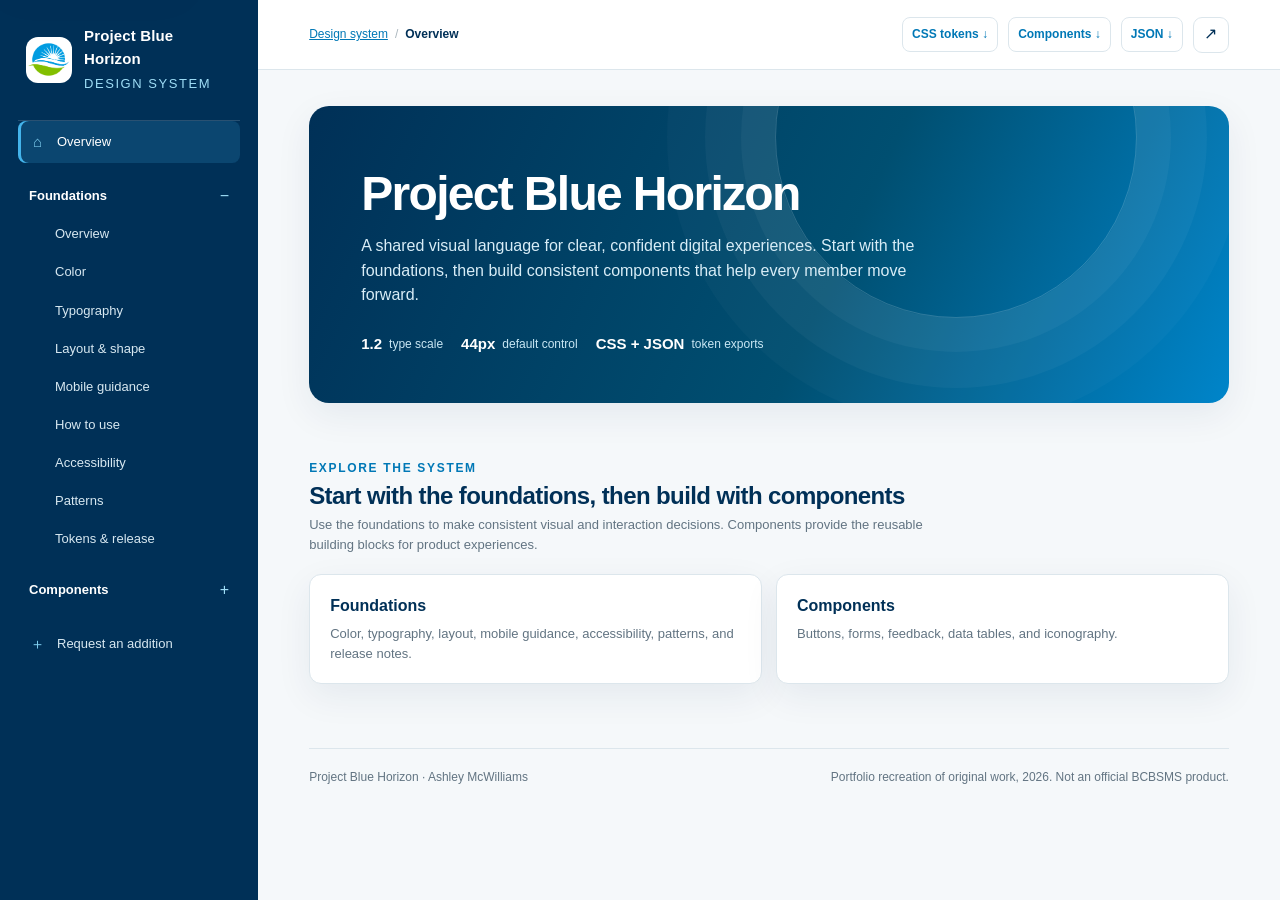
<file: index.html>
<!doctype html>
<html lang="en">
<head>
  <meta charset="utf-8">
  <meta name="viewport" content="width=device-width, initial-scale=1">
  <meta name="theme-color" content="#003057">
  <title>Blue Horizon — Overview</title>
  <link rel="stylesheet" href="tokens.css">
  <link rel="stylesheet" href="components.css">
  <link rel="stylesheet" href="site.css">
  <script src="components.js" defer></script>
  <script src="site.js" defer></script>
</head>
<body data-page="index">
<a class="skip-link" href="#main-content">Skip to main content</a>
<div class="shell">
  <aside class="sidebar" aria-label="Design system navigation">
    <div class="brand"><img src="project-horizon.png" alt="Project Blue Horizon mark"><div><strong>Project Blue Horizon</strong><small>Design system</small></div></div>
    <nav class="nav" aria-label="Primary navigation"><a href="index.html" class="active" aria-current="page"><span class="ico">⌂</span>Overview</a></nav>
    <nav class="nav" aria-label="Foundations"><details class="nav-group" open><summary>Foundations</summary><div class="nav-items"><a class="child" href="foundations.html">Overview</a><a class="child" href="foundations.html#colors">Color</a><a class="child" href="foundations.html#typography">Typography</a><a class="child" href="foundations.html#layout">Layout &amp; shape</a><a class="child" href="foundations.html#mobile">Mobile guidance</a><a class="child" href="foundations.html#usage">How to use</a><a class="child" href="foundations.html#accessibility">Accessibility</a><a class="child" href="foundations.html#patterns">Patterns</a><a class="child" href="foundations.html#tokens">Tokens &amp; release</a></div></details></nav>
    <nav class="nav" aria-label="Components"><details class="nav-group"><summary>Components</summary><div class="nav-items"><a class="child" href="components.html">Overview</a><a class="child" href="components.html#buttons">Buttons</a><a class="child" href="components.html#forms">Forms</a><a class="child" href="components.html#feedback">Feedback &amp; status</a><a class="child" href="components.html#tables">Data tables</a><a class="child" href="components.html#icons">Iconography</a></div></details></nav>
    <nav class="nav" aria-label="Contribute"><a href="foundations.html#request"><span class="ico">＋</span>Request an addition</a></nav>
    
  </aside>
  <main class="main">
    <header class="topbar"><div class="crumb"><a href="index.html">Design system</a><span style="padding:0 7px;color:#AAB6BD">/</span><b>Overview</b></div><div class="top-actions"><a class="download-link" href="tokens.css" download>CSS tokens ↓</a><a class="download-link" href="components.css" download>Components ↓</a><a class="download-link" href="tokens.json" download>JSON ↓</a><button class="icon-btn" id="copyLink" aria-label="Copy page link" title="Copy page link">↗</button></div></header>
    <div class="content" id="main-content" tabindex="-1">
<section class="hero" id="overview"><div class="hero-inner"><div class="eyebrow"></div><h1>Project Blue Horizon</h1><p>A shared visual language for clear, confident digital experiences. Start with the foundations, then build consistent components that help every member move forward.</p><div class="hero-meta"><span><b>1.2</b> type scale</span><span><b>44px</b> default control</span><span><b>CSS + JSON</b> token exports</span></div></div></section>      <section class="section" aria-labelledby="explore-title"><div class="section-head"><div><div class="kicker">Explore the system</div><h2 id="explore-title">Start with the foundations, then build with components</h2><p class="section-desc">Use the foundations to make consistent visual and interaction decisions. Components provide the reusable building blocks for product experiences.</p></div></div>
        <div class="grid grid-2"><a class="page-card" href="foundations.html"><strong>Foundations</strong><span>Color, typography, layout, mobile guidance, accessibility, patterns, and release notes.</span></a><a class="page-card" href="components.html"><strong>Components</strong><span>Buttons, forms, feedback, data tables, and iconography.</span></a></div>
      </section>
      <footer class="footer"><span>Project Blue Horizon · Ashley McWilliams</span><span>Portfolio recreation of original work, 2026. Not an official BCBSMS product.</span></footer>
    </div>
  </main>
</div>
<div class="toast" role="status" aria-live="polite" id="toast">Copied to clipboard</div>
</body>
</html>
</file>
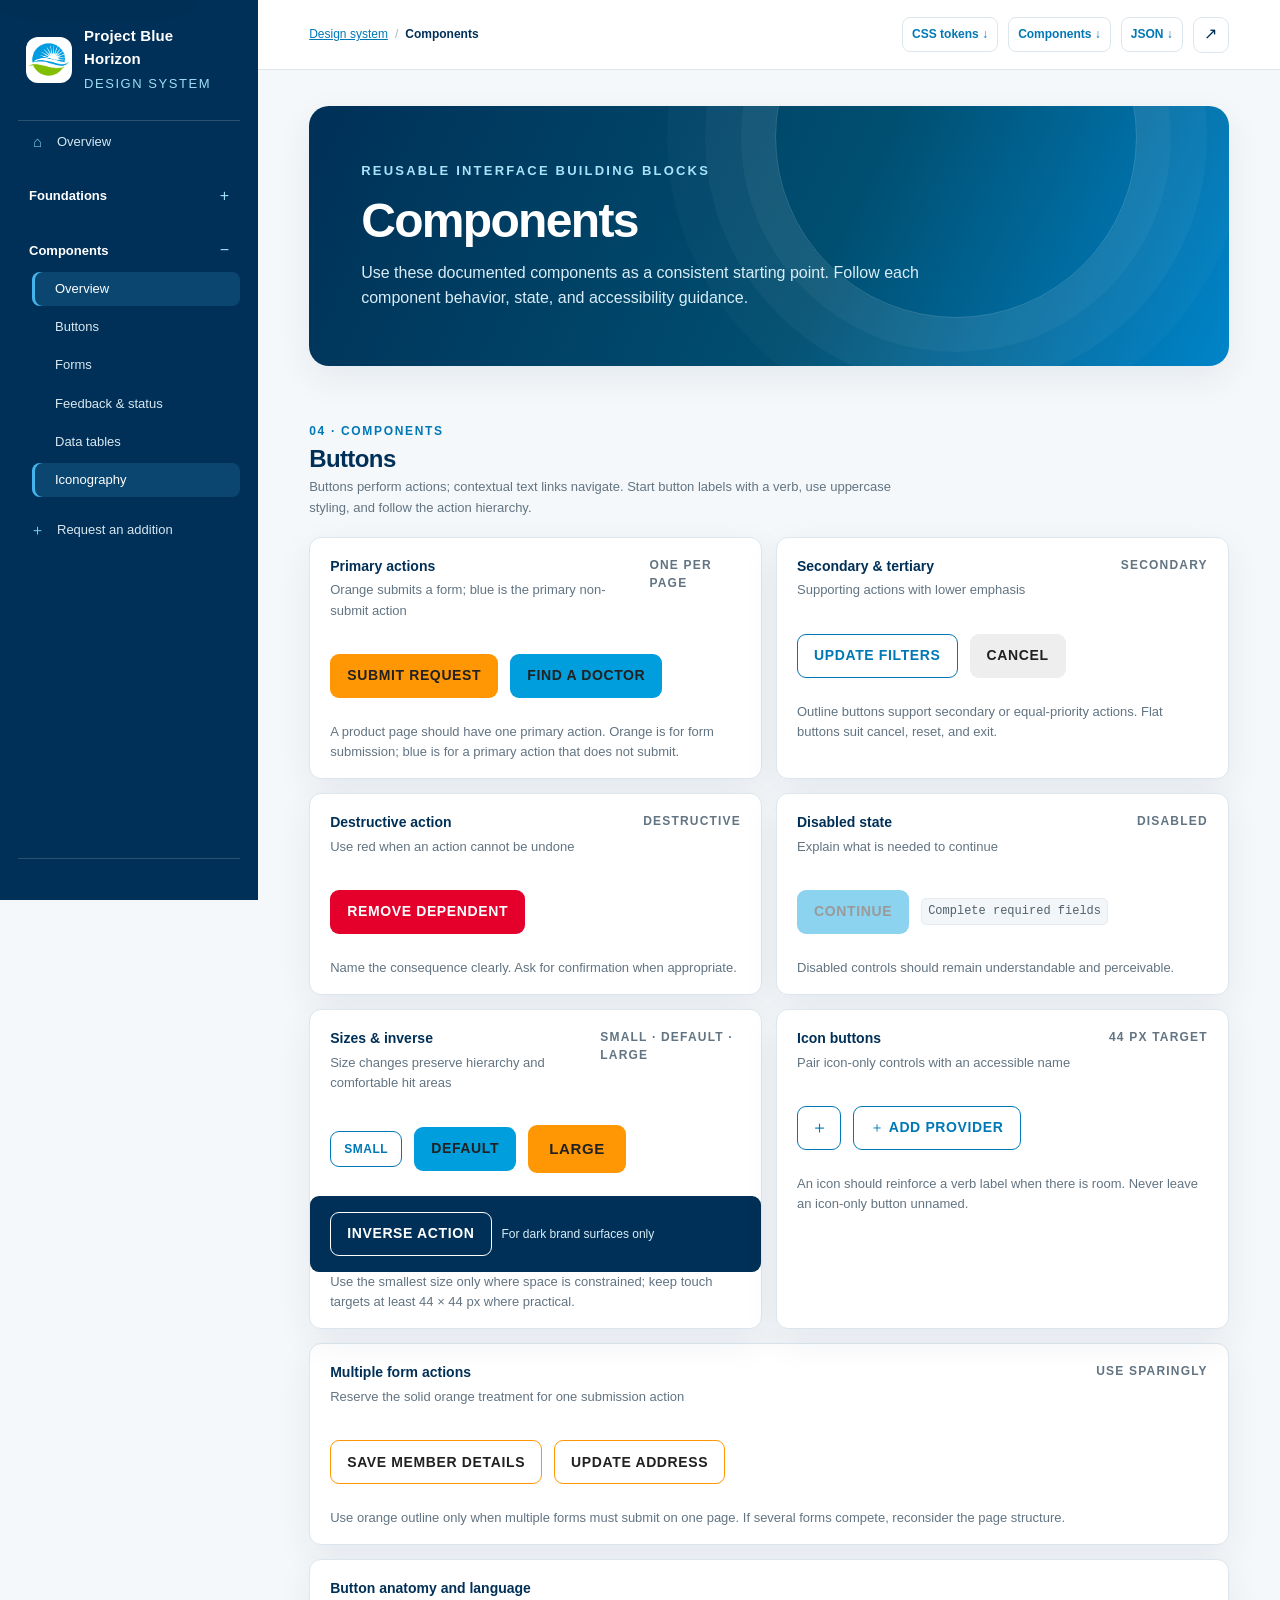
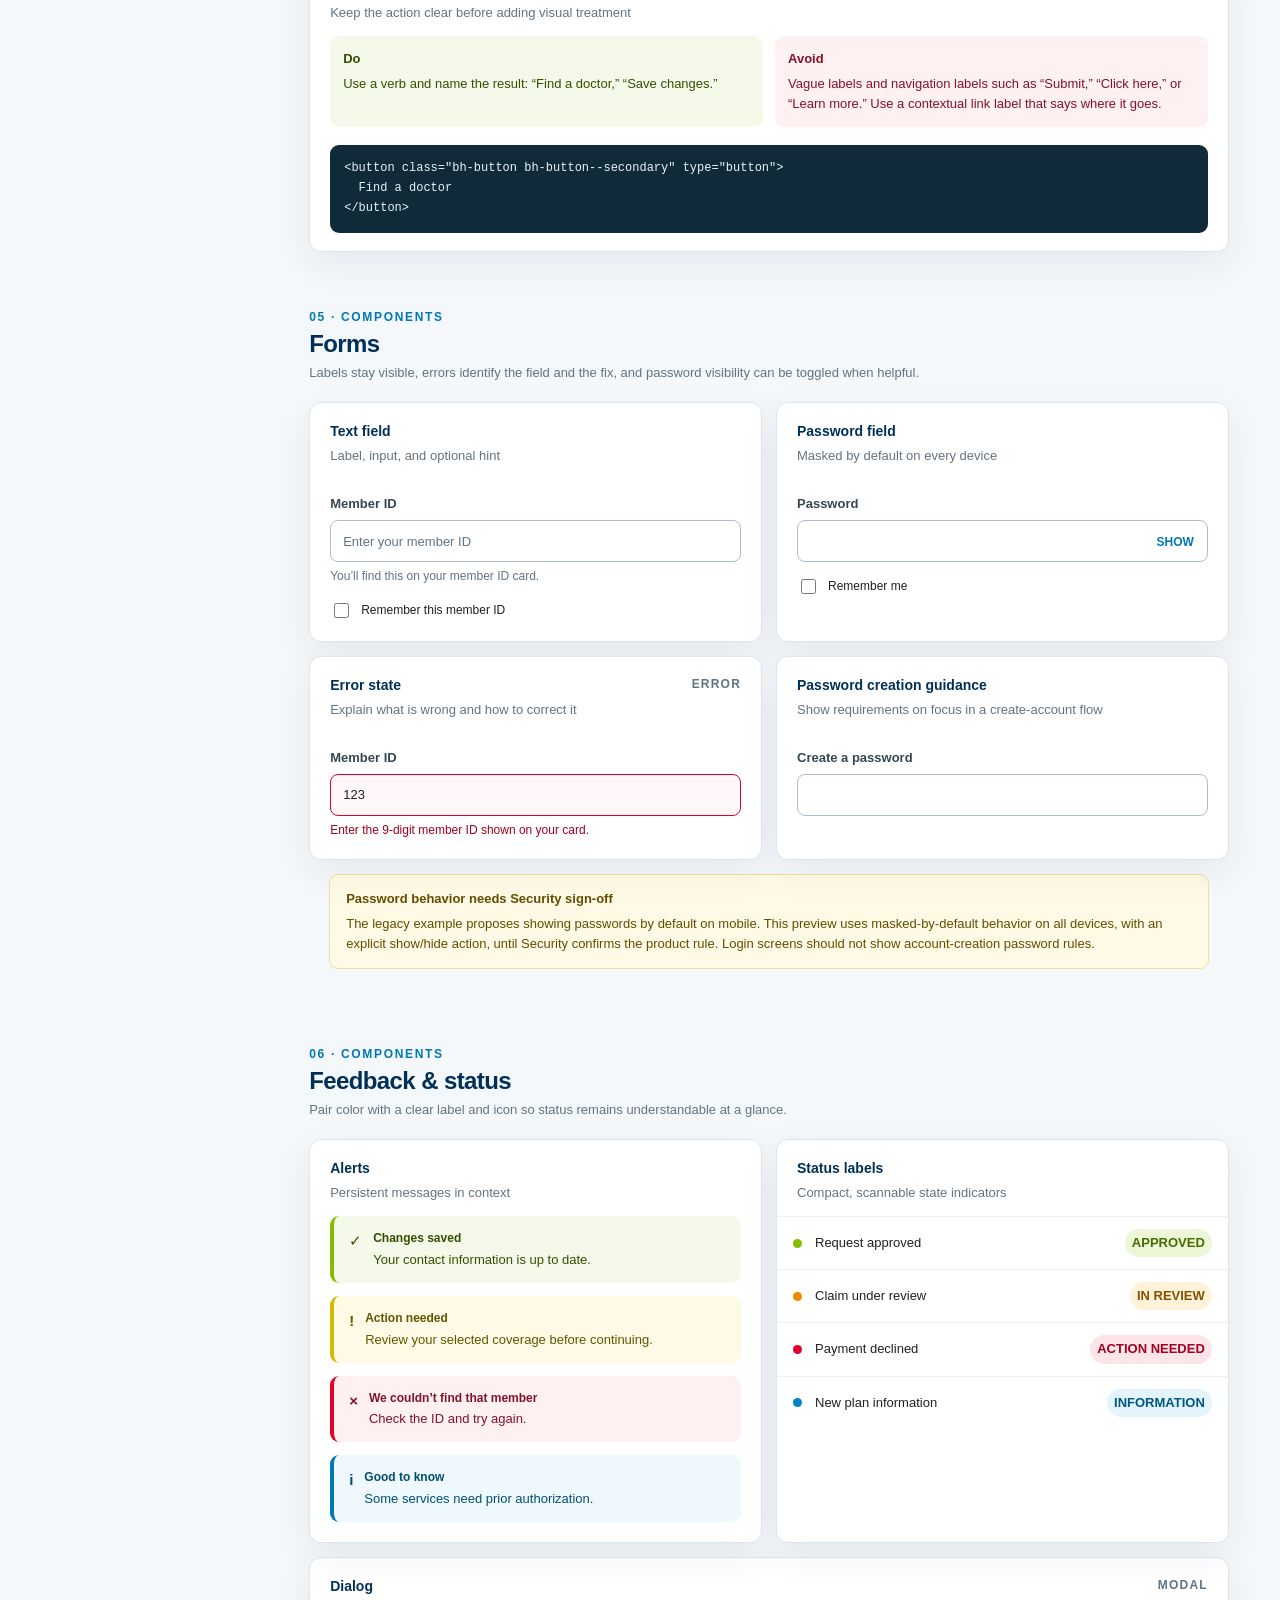
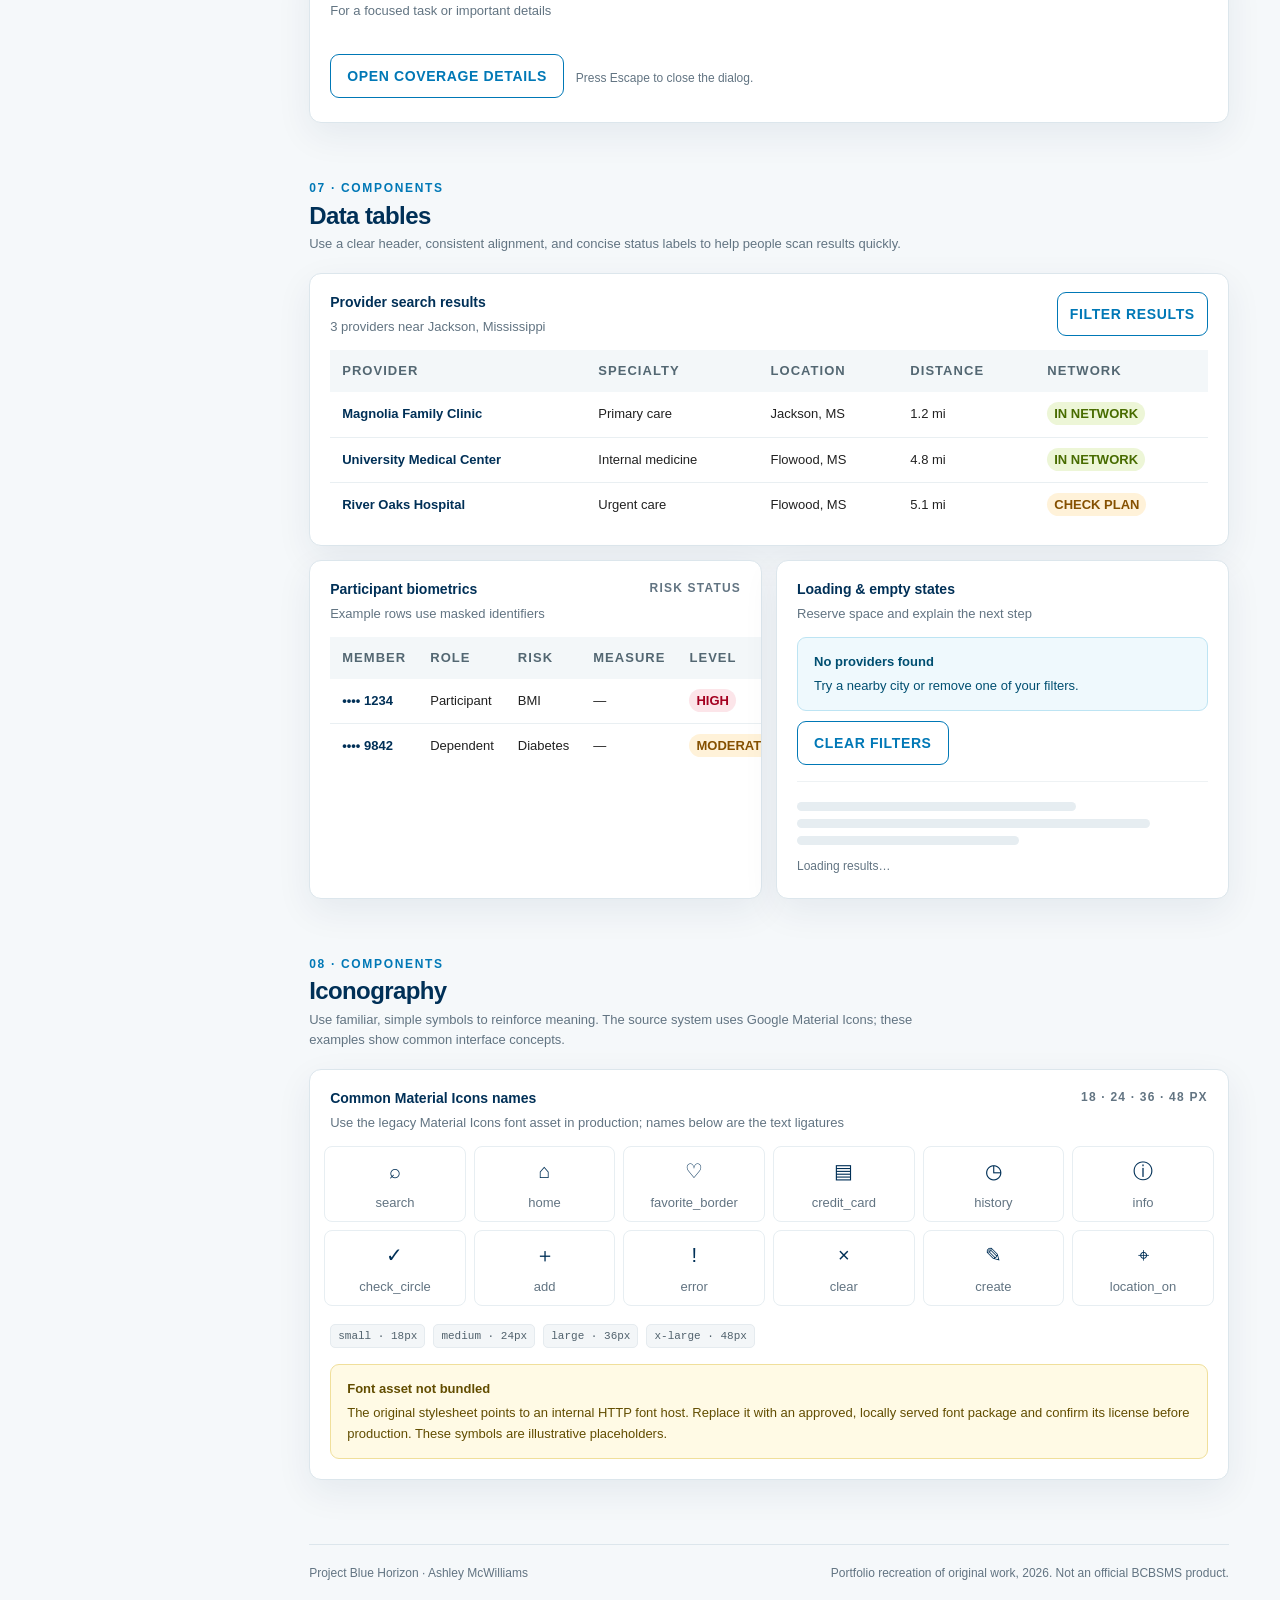
<file: components.html>
<!doctype html>
<html lang="en">
<head>
  <meta charset="utf-8">
  <meta name="viewport" content="width=device-width, initial-scale=1">
  <meta name="theme-color" content="#003057">
  <title>Blue Horizon — Components</title>
  <link rel="stylesheet" href="tokens.css">
  <link rel="stylesheet" href="components.css">
  <link rel="stylesheet" href="site.css">
  <script src="components.js" defer></script>
  <script src="site.js" defer></script>
</head>
<body data-page="components">
<a class="skip-link" href="#main-content">Skip to main content</a>
<div class="shell">
  <aside class="sidebar" aria-label="Design system navigation">
    <div class="brand"><img src="project-horizon.png" alt="Project Blue Horizon mark"><div><strong>Project Blue Horizon</strong><small>Design system</small></div></div>
    <nav class="nav" aria-label="Primary navigation"><a href="index.html" class=""><span class="ico">⌂</span>Overview</a></nav>
    <nav class="nav" aria-label="Foundations"><details class="nav-group"><summary>Foundations</summary><div class="nav-items"><a class="child" href="foundations.html">Overview</a><a class="child" href="foundations.html#colors">Color</a><a class="child" href="foundations.html#typography">Typography</a><a class="child" href="foundations.html#layout">Layout &amp; shape</a><a class="child" href="foundations.html#mobile">Mobile guidance</a><a class="child" href="foundations.html#usage">How to use</a><a class="child" href="foundations.html#accessibility">Accessibility</a><a class="child" href="foundations.html#patterns">Patterns</a><a class="child" href="foundations.html#tokens">Tokens &amp; release</a></div></details></nav>
    <nav class="nav" aria-label="Components"><details class="nav-group" open><summary>Components</summary><div class="nav-items"><a class="child active" aria-current="page" href="components.html">Overview</a><a class="child" href="components.html#buttons">Buttons</a><a class="child" href="components.html#forms">Forms</a><a class="child" href="components.html#feedback">Feedback &amp; status</a><a class="child" href="components.html#tables">Data tables</a><a class="child" href="components.html#icons">Iconography</a></div></details></nav>
    <nav class="nav" aria-label="Contribute"><a href="foundations.html#request"><span class="ico">＋</span>Request an addition</a></nav>
    <div class="side-foot"></div>
  </aside>
  <main class="main">
    <header class="topbar"><div class="crumb"><a href="index.html">Design system</a><span style="padding:0 7px;color:#AAB6BD">/</span><b>Components</b></div><div class="top-actions"><a class="download-link" href="tokens.css" download>CSS tokens ↓</a><a class="download-link" href="components.css" download>Components ↓</a><a class="download-link" href="tokens.json" download>JSON ↓</a><button class="icon-btn" id="copyLink" aria-label="Copy page link" title="Copy page link">↗</button></div></header>
    <div class="content" id="main-content" tabindex="-1">
<section class="hero"><div class="hero-inner"><div class="eyebrow">Reusable interface building blocks</div><h1>Components</h1><p>Use these documented components as a consistent starting point. Follow each component behavior, state, and accessibility guidance.</p></div></section><section class="section" id="buttons"><div class="section-head"><div><div class="kicker">04 · Components</div><h2>Buttons</h2><p class="section-desc">Buttons perform actions; contextual text links navigate. Start button labels with a verb, use uppercase styling, and follow the action hierarchy.</p></div></div>
        <div class="grid grid-2">
          <div class="panel"><div class="panel-head"><div><h3>Primary actions</h3><p>Orange submits a form; blue is the primary non-submit action</p></div><span class="tiny-label">One per page</span></div><div class="button-stage"><button class="btn btn-primary" type="submit">Submit request</button><button class="btn btn-blue" type="button">Find a doctor</button></div><div class="example-caption">A product page should have one primary action. Orange is for form submission; blue is for a primary action that does not submit.</div></div>
          <div class="panel"><div class="panel-head"><div><h3>Secondary &amp; tertiary</h3><p>Supporting actions with lower emphasis</p></div><span class="tiny-label">Secondary</span></div><div class="button-stage"><button class="btn btn-outline">Update filters</button><button class="btn btn-quiet" type="button">Cancel</button></div><div class="example-caption">Outline buttons support secondary or equal-priority actions. Flat buttons suit cancel, reset, and exit.</div></div>
          <div class="panel"><div class="panel-head"><div><h3>Destructive action</h3><p>Use red when an action cannot be undone</p></div><span class="tiny-label">Destructive</span></div><div class="button-stage"><button class="btn btn-danger">Remove dependent</button></div><div class="example-caption">Name the consequence clearly. Ask for confirmation when appropriate.</div></div>
          <div class="panel"><div class="panel-head"><div><h3>Disabled state</h3><p>Explain what is needed to continue</p></div><span class="tiny-label">Disabled</span></div><div class="button-stage"><button class="btn btn-blue" disabled>Continue</button><span class="code-chip">Complete required fields</span></div><div class="example-caption">Disabled controls should remain understandable and perceivable.</div></div>
        </div>
        <div class="grid grid-2" style="margin-top:14px">
          <div class="panel"><div class="panel-head"><div><h3>Sizes &amp; inverse</h3><p>Size changes preserve hierarchy and comfortable hit areas</p></div><span class="tiny-label">Small · default · large</span></div><div class="button-stage"><button class="btn btn-outline btn-sm">Small</button><button class="btn btn-blue">Default</button><button class="btn btn-primary btn-lg">Large</button></div><div class="inverse-stage"><button class="btn btn-inverse">Inverse action</button><span style="color:#D8EDF7;font-size:12px">For dark brand surfaces only</span></div><div class="example-caption">Use the smallest size only where space is constrained; keep touch targets at least 44 × 44 px where practical.</div></div>
          <div class="panel"><div class="panel-head"><div><h3>Icon buttons</h3><p>Pair icon-only controls with an accessible name</p></div><span class="tiny-label">44 px target</span></div><div class="button-stage"><button class="btn btn-outline btn-icon" aria-label="Add a provider" title="Add a provider">＋</button><button class="btn btn-outline"><span aria-hidden="true">＋</span> Add provider</button></div><div class="example-caption">An icon should reinforce a verb label when there is room. Never leave an icon-only button unnamed.</div></div>
        </div>
        <div class="panel" style="margin-top:14px"><div class="panel-head"><div><h3>Multiple form actions</h3><p>Reserve the solid orange treatment for one submission action</p></div><span class="tiny-label">Use sparingly</span></div><div class="button-stage"><button class="btn btn-outline-submit" type="submit">Save member details</button><button class="btn btn-outline-submit" type="submit">Update address</button></div><div class="example-caption">Use orange outline only when multiple forms must submit on one page. If several forms compete, reconsider the page structure.</div></div>
        <div class="panel" style="margin-top:14px"><div class="panel-head"><div><h3>Button anatomy and language</h3><p>Keep the action clear before adding visual treatment</p></div></div><div class="do-dont"><div class="do"><strong>Do</strong>Use a verb and name the result: “Find a doctor,” “Save changes.”</div><div class="dont"><strong>Avoid</strong>Vague labels and navigation labels such as “Submit,” “Click here,” or “Learn more.” Use a contextual link label that says where it goes.</div></div><pre class="code-block"><code>&lt;button class="bh-button bh-button--secondary" type="button"&gt;
  Find a doctor
&lt;/button&gt;</code></pre></div>
      </section>
<section class="section" id="forms"><div class="section-head"><div><div class="kicker">05 · Components</div><h2>Forms</h2><p class="section-desc">Labels stay visible, errors identify the field and the fix, and password visibility can be toggled when helpful.</p></div></div>
        <div class="grid grid-2"><div class="panel"><div class="panel-head"><div><h3>Text field</h3><p>Label, input, and optional hint</p></div></div><div class="form-demo"><label class="field-label" for="member-id">Member ID</label><input class="text-input" id="member-id" placeholder="Enter your member ID"><p class="field-hint">You’ll find this on your member ID card.</p><label class="check-row"><input type="checkbox"> Remember this member ID</label></div></div>
          <div class="panel"><div class="panel-head"><div><h3>Password field</h3><p>Masked by default on every device</p></div></div><div class="form-demo"><label class="field-label" for="password">Password</label><div class="input-wrap"><input class="text-input" id="password" type="password" autocomplete="current-password"><button class="password-toggle" type="button" aria-controls="password" aria-label="Show password" aria-pressed="false" data-bh-password-toggle data-show-label="SHOW" data-hide-label="HIDE">SHOW</button></div><label class="check-row"><input type="checkbox"> Remember me</label></div></div>
        </div>
        <div class="grid grid-2" style="margin-top:14px">
          <div class="panel"><div class="panel-head"><div><h3>Error state</h3><p>Explain what is wrong and how to correct it</p></div><span class="tiny-label">Error</span></div><div class="form-demo"><label class="field-label" for="member-id-error">Member ID</label><input class="text-input error-field" id="member-id-error" aria-invalid="true" aria-describedby="member-id-error-text" value="123"><p class="error-message" id="member-id-error-text">Enter the 9-digit member ID shown on your card.</p></div></div>
          <div class="panel"><div class="panel-head"><div><h3>Password creation guidance</h3><p>Show requirements on focus in a create-account flow</p></div></div><div class="form-demo"><label class="field-label" for="new-password">Create a password</label><input class="text-input" id="new-password" type="password" autocomplete="new-password"><ul class="helper-list" id="password-rules" aria-live="polite" hidden><li>At least 8 characters</li><li>One lowercase and one uppercase letter</li><li>One number and one special character</li></ul></div></div>
        </div>
        <div class="section-inset" style="padding-top:14px"><div class="note note-warning"><strong>Password behavior needs Security sign-off</strong>The legacy example proposes showing passwords by default on mobile. This preview uses masked-by-default behavior on all devices, with an explicit show/hide action, until Security confirms the product rule. Login screens should not show account-creation password rules.</div></div>
      </section>
<section class="section" id="feedback"><div class="section-head"><div><div class="kicker">06 · Components</div><h2>Feedback &amp; status</h2><p class="section-desc">Pair color with a clear label and icon so status remains understandable at a glance.</p></div></div>
        <div class="grid grid-2"><div class="panel"><div class="panel-head"><div><h3>Alerts</h3><p>Persistent messages in context</p></div></div>
          <div class="alert alert-success"><span class="alert-icon">✓</span><div><strong>Changes saved</strong><p>Your contact information is up to date.</p></div></div>
          <div class="alert alert-warning"><span class="alert-icon">!</span><div><strong>Action needed</strong><p>Review your selected coverage before continuing.</p></div></div>
          <div class="alert alert-error"><span class="alert-icon">×</span><div><strong>We couldn’t find that member</strong><p>Check the ID and try again.</p></div></div>
          <div class="alert alert-info"><span class="alert-icon">i</span><div><strong>Good to know</strong><p>Some services need prior authorization.</p></div></div>
        </div><div class="panel"><div class="panel-head"><div><h3>Status labels</h3><p>Compact, scannable state indicators</p></div></div>
          <div class="state-row"><span class="state-dot" style="background:#84BD00"></span><span>Request approved</span><span class="badge success">APPROVED</span></div>
          <div class="state-row"><span class="state-dot" style="background:#ED8B00"></span><span>Claim under review</span><span class="badge warning">IN REVIEW</span></div>
          <div class="state-row"><span class="state-dot" style="background:#E4002B"></span><span>Payment declined</span><span class="badge error">ACTION NEEDED</span></div>
          <div class="state-row"><span class="state-dot" style="background:#0085CA"></span><span>New plan information</span><span class="badge info">INFORMATION</span></div>
        </div></div>
        <div class="panel" style="margin-top:14px"><div class="panel-head"><div><h3>Dialog</h3><p>For a focused task or important details</p></div><span class="tiny-label">Modal</span></div><div class="button-stage"><button class="btn btn-outline" type="button" data-bh-dialog-open="coverage-dialog">Open coverage details</button><span class="field-hint">Press Escape to close the dialog.</span></div></div>
        <dialog class="bh-dialog" id="coverage-dialog" aria-labelledby="coverage-dialog-title"><div class="bh-dialog__header"><h3 class="bh-dialog__title" id="coverage-dialog-title">Coverage details</h3><form method="dialog"><button class="bh-dialog__close" aria-label="Close dialog">×</button></form></div><p>Your plan summary is ready. Review the details, then return to the provider results.</p><form method="dialog" style="display:flex;justify-content:flex-end;margin-top:20px"><button class="btn btn-blue">Done</button></form></dialog>
      </section>
<section class="section" id="tables"><div class="section-head"><div><div class="kicker">07 · Components</div><h2>Data tables</h2><p class="section-desc">Use a clear header, consistent alignment, and concise status labels to help people scan results quickly.</p></div></div>
        <div class="panel"><div class="panel-head"><div><h3>Provider search results</h3><p>3 providers near Jackson, Mississippi</p></div><button class="btn btn-outline" style="padding:8px 12px">Filter results</button></div><div class="table-wrap" role="region" aria-label="Provider search results" tabindex="0"><table class="data-table"><thead><tr><th scope="col">Provider</th><th scope="col">Specialty</th><th scope="col">Location</th><th scope="col">Distance</th><th scope="col">Network</th></tr></thead><tbody>
          <tr><td class="provider">Magnolia Family Clinic</td><td>Primary care</td><td>Jackson, MS</td><td>1.2 mi</td><td><span class="badge success">IN NETWORK</span></td></tr>
          <tr><td class="provider">University Medical Center</td><td>Internal medicine</td><td>Flowood, MS</td><td>4.8 mi</td><td><span class="badge success">IN NETWORK</span></td></tr>
          <tr><td class="provider">River Oaks Hospital</td><td>Urgent care</td><td>Flowood, MS</td><td>5.1 mi</td><td><span class="badge warning">CHECK PLAN</span></td></tr>
        </tbody></table></div></div>
        <div class="grid grid-2" style="margin-top:14px"><div class="panel"><div class="panel-head"><div><h3>Participant biometrics</h3><p>Example rows use masked identifiers</p></div><span class="tiny-label">Risk status</span></div><div class="table-wrap" role="region" aria-label="Participant biometrics example" tabindex="0"><table class="data-table"><thead><tr><th scope="col">Member</th><th scope="col">Role</th><th scope="col">Risk</th><th scope="col">Measure</th><th scope="col">Level</th><th scope="col">Date</th></tr></thead><tbody><tr><td class="provider">•••• 1234</td><td>Participant</td><td>BMI</td><td>—</td><td><span class="badge error">HIGH</span></td><td>Oct 14, 2026</td></tr><tr><td class="provider">•••• 9842</td><td>Dependent</td><td>Diabetes</td><td>—</td><td><span class="badge warning">MODERATE</span></td><td>Oct 10, 2026</td></tr></tbody></table></div></div>
          <div class="panel"><div class="panel-head"><div><h3>Loading &amp; empty states</h3><p>Reserve space and explain the next step</p></div></div><div class="section-inset"><div class="note note-info" role="status"><strong>No providers found</strong>Try a nearby city or remove one of your filters.</div><button class="btn btn-outline" type="button" style="margin-top:10px">Clear filters</button><div style="border-top:1px solid #EEF2F4;margin-top:16px;padding-top:12px" aria-busy="true" aria-label="Loading provider results"><div style="height:9px;width:68%;background:#E6EDF1;border-radius:5px;margin:8px 0"></div><div style="height:9px;width:86%;background:#E6EDF1;border-radius:5px;margin:8px 0"></div><div style="height:9px;width:54%;background:#E6EDF1;border-radius:5px;margin:8px 0"></div><span class="field-hint">Loading results…</span></div></div></div>
        </div>
      </section>
<section class="section" id="icons"><div class="section-head"><div><div class="kicker">08 · Components</div><h2>Iconography</h2><p class="section-desc">Use familiar, simple symbols to reinforce meaning. The source system uses Google Material Icons; these examples show common interface concepts.</p></div></div>
        <div class="panel"><div class="panel-head"><div><h3>Common Material Icons names</h3><p>Use the legacy Material Icons font asset in production; names below are the text ligatures</p></div><span class="tiny-label">18 · 24 · 36 · 48 px</span></div><div class="icon-grid">
          <div class="icon-tile"><span aria-hidden="true">⌕</span><small>search</small></div><div class="icon-tile"><span aria-hidden="true">⌂</span><small>home</small></div><div class="icon-tile"><span aria-hidden="true">♡</span><small>favorite_border</small></div><div class="icon-tile"><span aria-hidden="true">▤</span><small>credit_card</small></div><div class="icon-tile"><span aria-hidden="true">◷</span><small>history</small></div><div class="icon-tile"><span aria-hidden="true">ⓘ</span><small>info</small></div>
          <div class="icon-tile"><span aria-hidden="true">✓</span><small>check_circle</small></div><div class="icon-tile"><span aria-hidden="true">＋</span><small>add</small></div><div class="icon-tile"><span aria-hidden="true">!</span><small>error</small></div><div class="icon-tile"><span aria-hidden="true">×</span><small>clear</small></div><div class="icon-tile"><span aria-hidden="true">✎</span><small>create</small></div><div class="icon-tile"><span aria-hidden="true">⌖</span><small>location_on</small></div>
        </div><div class="mini-specs"><span class="spec-pill">small · 18px</span><span class="spec-pill">medium · 24px</span><span class="spec-pill">large · 36px</span><span class="spec-pill">x-large · 48px</span></div><div class="section-inset"><div class="note note-warning"><strong>Font asset not bundled</strong>The original stylesheet points to an internal HTTP font host. Replace it with an approved, locally served font package and confirm its license before production. These symbols are illustrative placeholders.</div></div></div>
      </section>
      <footer class="footer"><span>Project Blue Horizon · Ashley McWilliams</span><span>Portfolio recreation of original work, 2026. Not an official BCBSMS product.</span></footer>
    </div>
  </main>
</div>
<div class="toast" role="status" aria-live="polite" id="toast">Copied to clipboard</div>
</body>
</html>
</file>
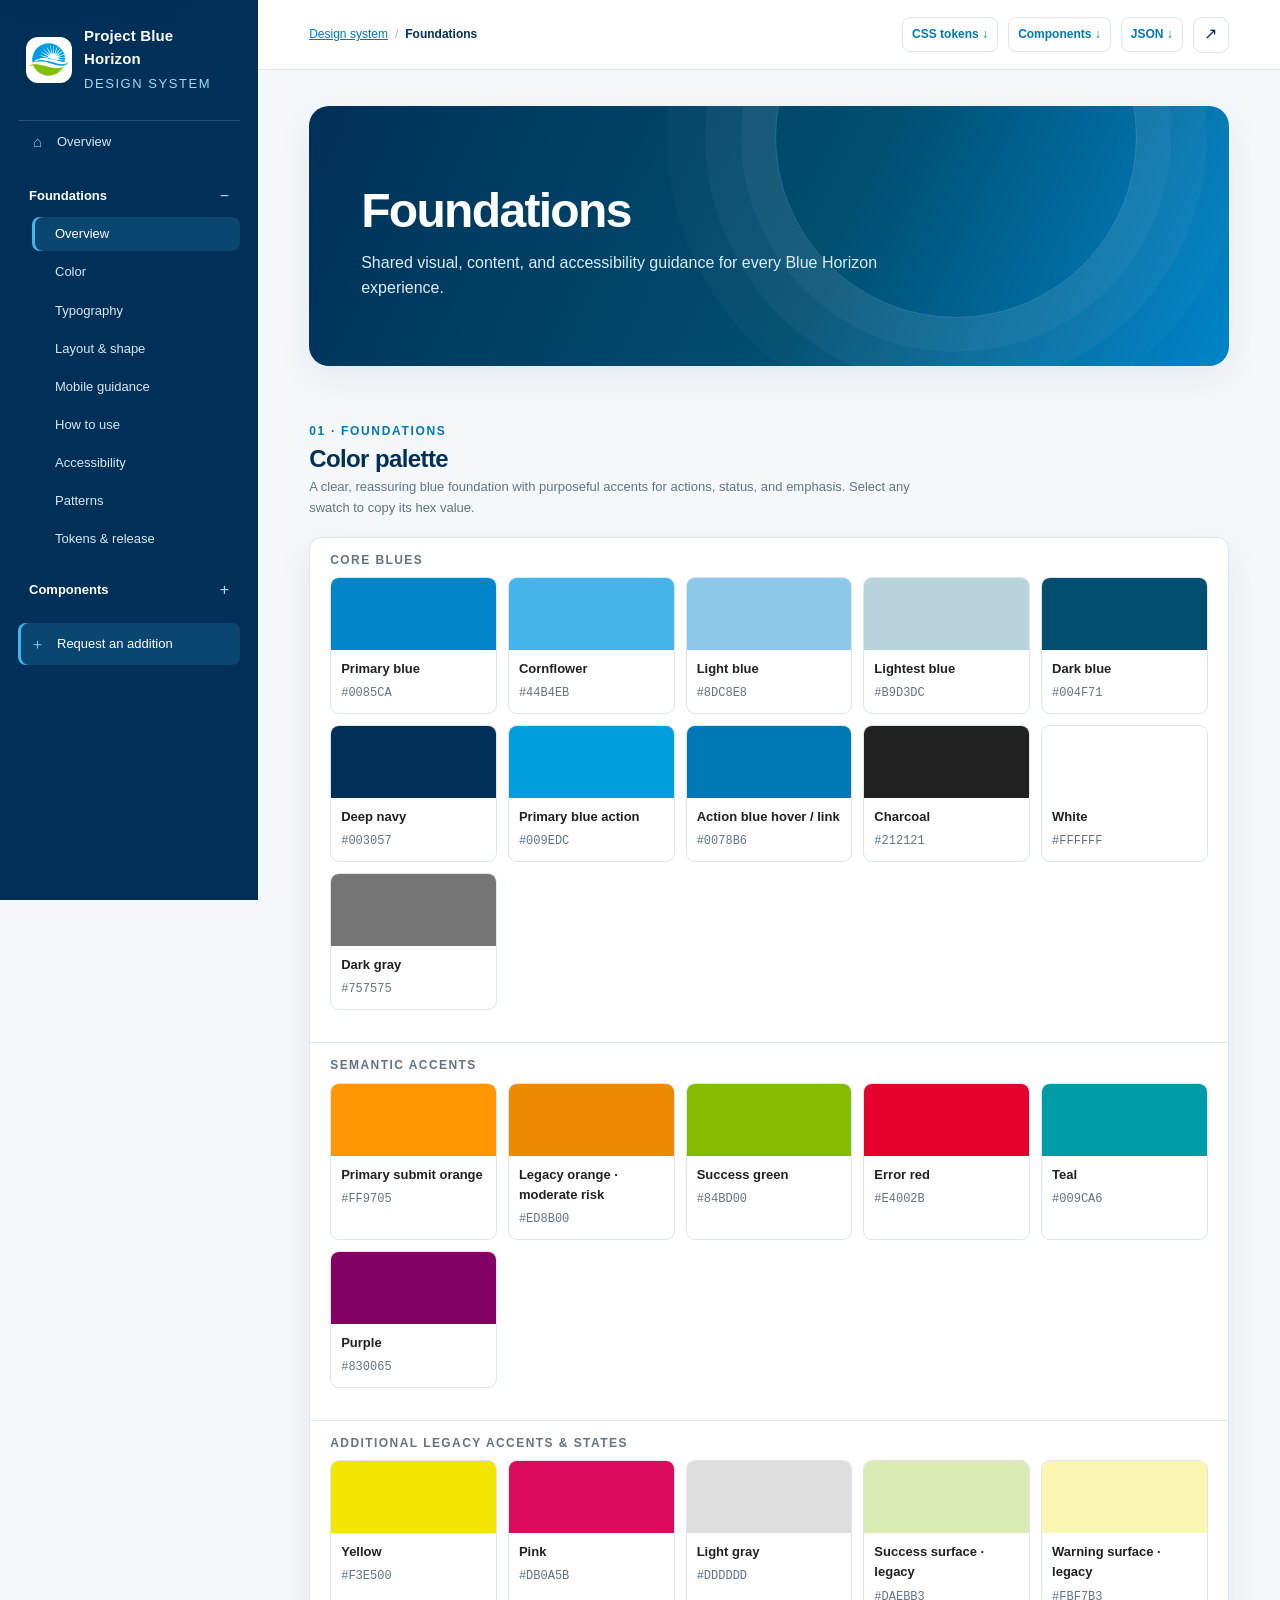
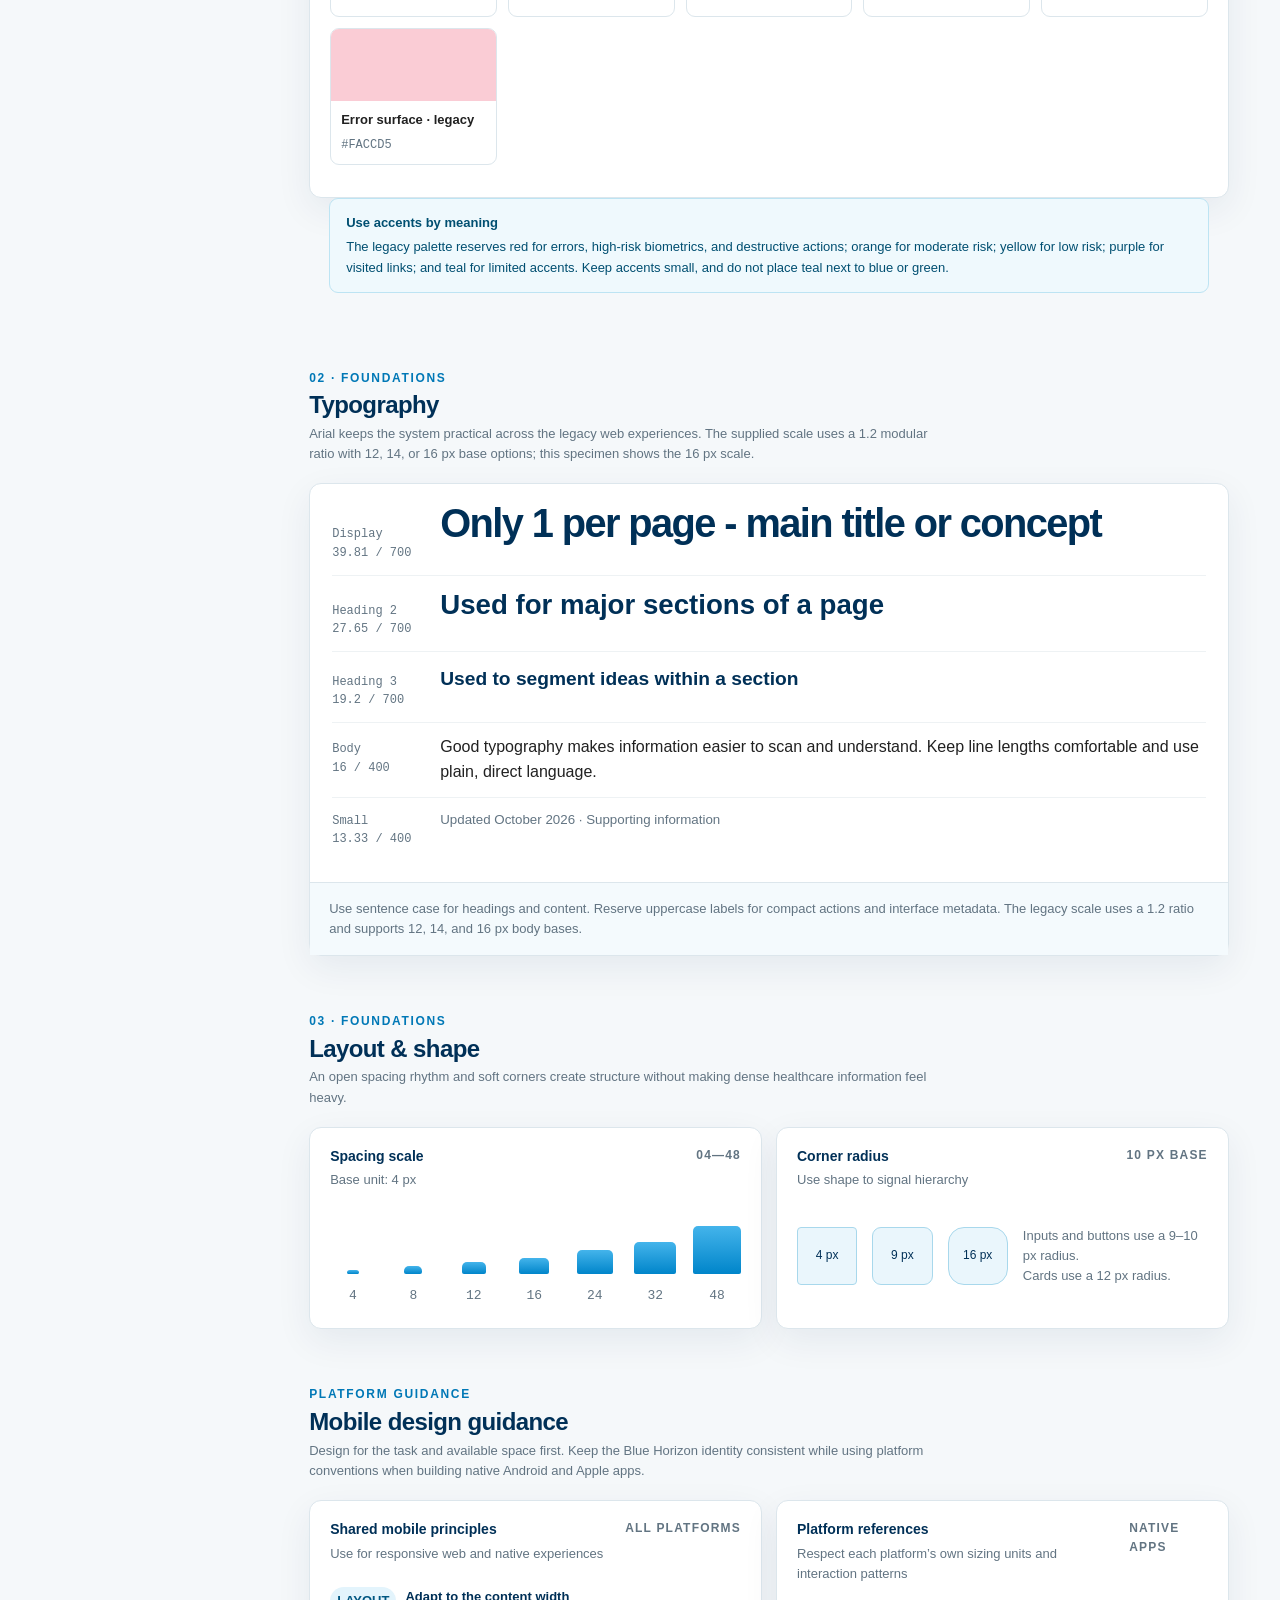
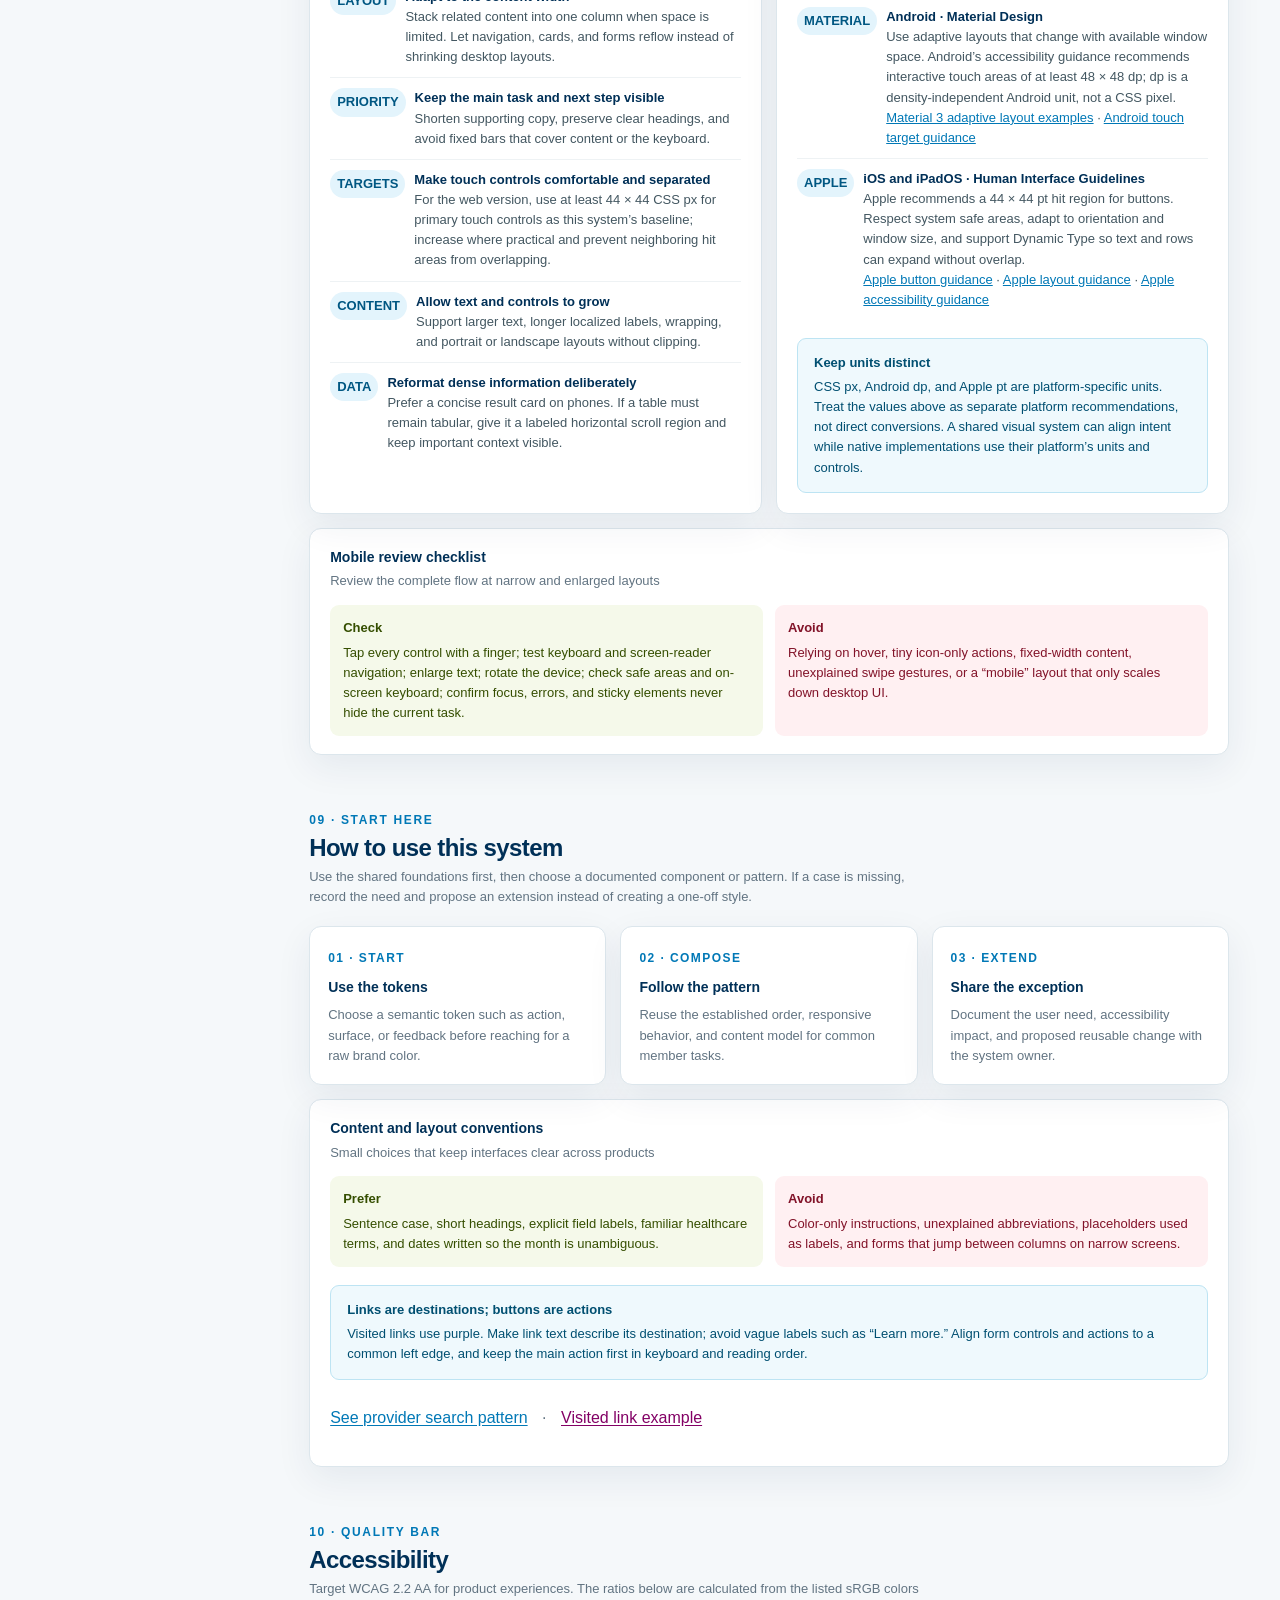
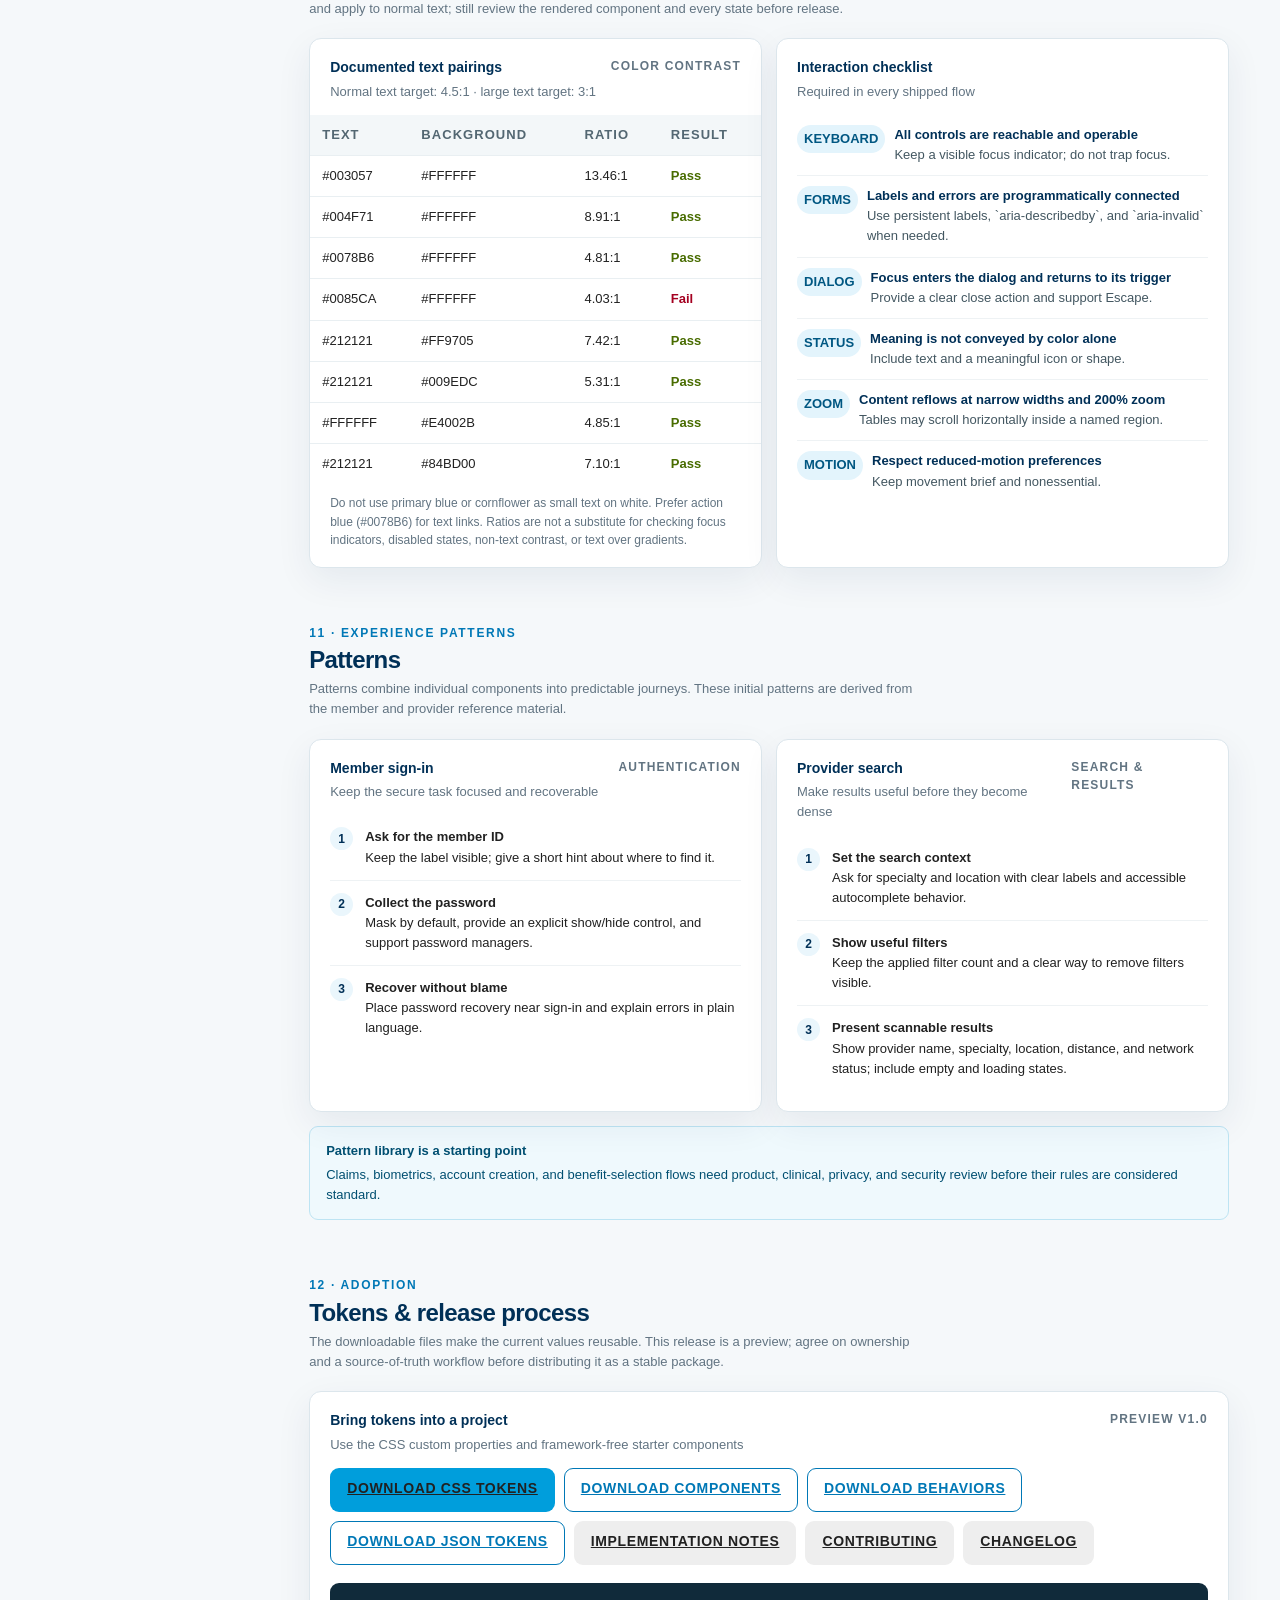
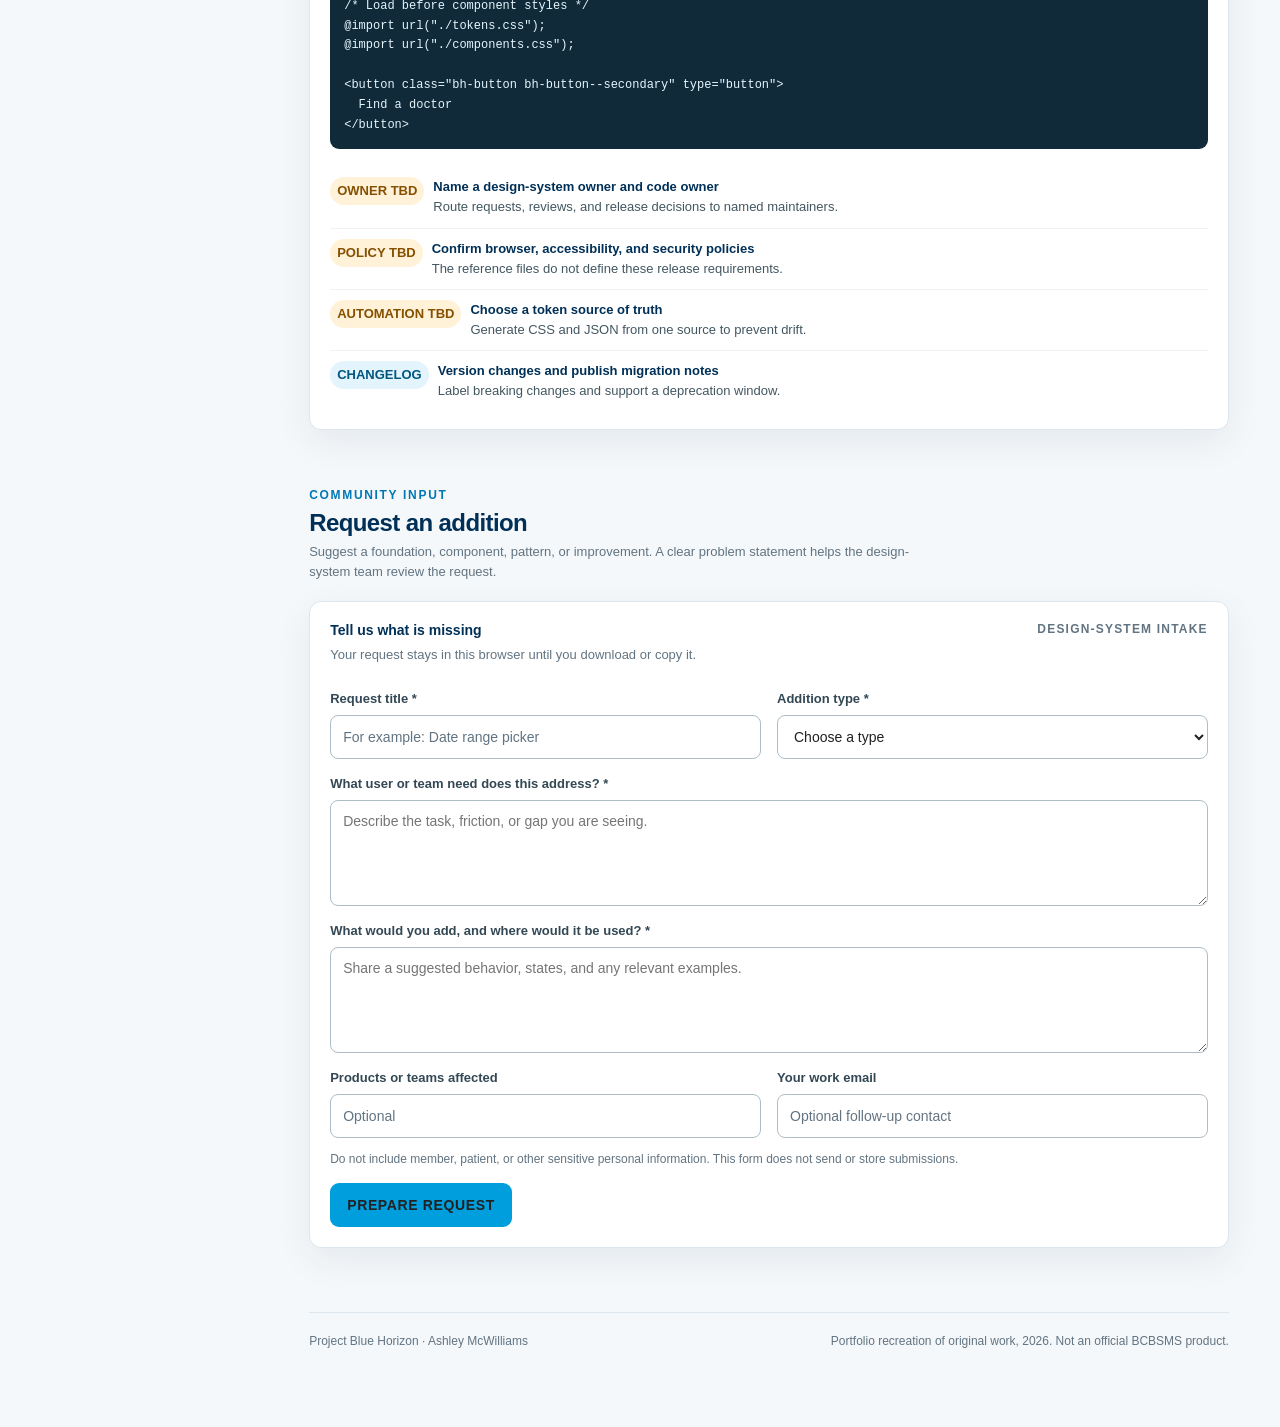
<file: foundations.html>
<!doctype html>
<html lang="en">
<head>
  <meta charset="utf-8">
  <meta name="viewport" content="width=device-width, initial-scale=1">
  <meta name="theme-color" content="#003057">
  <title>Blue Horizon — Foundations</title>
  <link rel="stylesheet" href="tokens.css">
  <link rel="stylesheet" href="components.css">
  <link rel="stylesheet" href="site.css">
  <script src="components.js" defer></script>
  <script src="site.js" defer></script>
</head>
<body data-page="foundations">
<a class="skip-link" href="#main-content">Skip to main content</a>
<div class="shell">
  <aside class="sidebar" aria-label="Design system navigation">
    <div class="brand"><img src="project-horizon.png" alt="Project Blue Horizon mark"><div><strong>Project Blue Horizon</strong><small>Design system</small></div></div>
    <nav class="nav" aria-label="Primary navigation"><a href="index.html" class=""><span class="ico">⌂</span>Overview</a></nav>
    <nav class="nav" aria-label="Foundations"><details class="nav-group" open><summary>Foundations</summary><div class="nav-items"><a class="child active" aria-current="page" href="foundations.html">Overview</a><a class="child" href="foundations.html#colors">Color</a><a class="child" href="foundations.html#typography">Typography</a><a class="child" href="foundations.html#layout">Layout &amp; shape</a><a class="child" href="foundations.html#mobile">Mobile guidance</a><a class="child" href="foundations.html#usage">How to use</a><a class="child" href="foundations.html#accessibility">Accessibility</a><a class="child" href="foundations.html#patterns">Patterns</a><a class="child" href="foundations.html#tokens">Tokens &amp; release</a></div></details></nav>
    <nav class="nav" aria-label="Components"><details class="nav-group"><summary>Components</summary><div class="nav-items"><a class="child" href="components.html">Overview</a><a class="child" href="components.html#buttons">Buttons</a><a class="child" href="components.html#forms">Forms</a><a class="child" href="components.html#feedback">Feedback &amp; status</a><a class="child" href="components.html#tables">Data tables</a><a class="child" href="components.html#icons">Iconography</a></div></details></nav>
    <nav class="nav" aria-label="Contribute"><a href="foundations.html#request"><span class="ico">＋</span>Request an addition</a></nav>
    
  </aside>
  <main class="main">
    <header class="topbar"><div class="crumb"><a href="index.html">Design system</a><span style="padding:0 7px;color:#AAB6BD">/</span><b>Foundations</b></div><div class="top-actions"><a class="download-link" href="tokens.css" download>CSS tokens ↓</a><a class="download-link" href="components.css" download>Components ↓</a><a class="download-link" href="tokens.json" download>JSON ↓</a><button class="icon-btn" id="copyLink" aria-label="Copy page link" title="Copy page link">↗</button></div></header>
    <div class="content" id="main-content" tabindex="-1">
<section class="hero"><div class="hero-inner"><div class="eyebrow"></div><h1>Foundations</h1><p>Shared visual, content, and accessibility guidance for every Blue Horizon experience.</p></div></section><section class="section" id="colors">
        <div class="section-head"><div><div class="kicker">01 · Foundations</div><h2>Color palette</h2><p class="section-desc">A clear, reassuring blue foundation with purposeful accents for actions, status, and emphasis. Select any swatch to copy its hex value.</p></div></div>
        <div class="panel">
          <div class="color-group"><div class="group-title">Core blues</div><div class="swatches">
            <div class="swatch"><div class="swatch-color" style="background:#0085CA"><button class="swatch-copy" data-color="#0085CA">Copy</button></div><div class="swatch-info"><strong>Primary blue</strong><code>#0085CA</code></div></div>
            <div class="swatch"><div class="swatch-color" style="background:#44B4EB"><button class="swatch-copy" data-color="#44B4EB">Copy</button></div><div class="swatch-info"><strong>Cornflower</strong><code>#44B4EB</code></div></div>
            <div class="swatch"><div class="swatch-color" style="background:#8DC8E8"><button class="swatch-copy" data-color="#8DC8E8">Copy</button></div><div class="swatch-info"><strong>Light blue</strong><code>#8DC8E8</code></div></div>
            <div class="swatch"><div class="swatch-color" style="background:#B9D3DC"><button class="swatch-copy" data-color="#B9D3DC">Copy</button></div><div class="swatch-info"><strong>Lightest blue</strong><code>#B9D3DC</code></div></div>
            <div class="swatch"><div class="swatch-color" style="background:#004F71"><button class="swatch-copy" data-color="#004F71">Copy</button></div><div class="swatch-info"><strong>Dark blue</strong><code>#004F71</code></div></div>
            <div class="swatch"><div class="swatch-color" style="background:#003057"><button class="swatch-copy" data-color="#003057">Copy</button></div><div class="swatch-info"><strong>Deep navy</strong><code>#003057</code></div></div>
            <div class="swatch"><div class="swatch-color" style="background:#009EDC"><button class="swatch-copy" data-color="#009EDC">Copy</button></div><div class="swatch-info"><strong>Primary blue action</strong><code>#009EDC</code></div></div>
            <div class="swatch"><div class="swatch-color" style="background:#0078B6"><button class="swatch-copy" data-color="#0078B6">Copy</button></div><div class="swatch-info"><strong>Action blue hover / link</strong><code>#0078B6</code></div></div>
            <div class="swatch"><div class="swatch-color" style="background:#212121"><button class="swatch-copy" data-color="#212121">Copy</button></div><div class="swatch-info"><strong>Charcoal</strong><code>#212121</code></div></div>
            <div class="swatch"><div class="swatch-color" style="background:#FFFFFF"><button class="swatch-copy" data-color="#FFFFFF">Copy</button></div><div class="swatch-info"><strong>White</strong><code>#FFFFFF</code></div></div>
            <div class="swatch"><div class="swatch-color" style="background:#757575"><button class="swatch-copy" data-color="#757575">Copy</button></div><div class="swatch-info"><strong>Dark gray</strong><code>#757575</code></div></div>
          </div></div>
          <div class="color-group"><div class="group-title">Semantic accents</div><div class="swatches">
            <div class="swatch"><div class="swatch-color" style="background:#FF9705"><button class="swatch-copy" data-color="#FF9705">Copy</button></div><div class="swatch-info"><strong>Primary submit orange</strong><code>#FF9705</code></div></div>
            <div class="swatch"><div class="swatch-color" style="background:#ED8B00"><button class="swatch-copy" data-color="#ED8B00">Copy</button></div><div class="swatch-info"><strong>Legacy orange · moderate risk</strong><code>#ED8B00</code></div></div>
            <div class="swatch"><div class="swatch-color" style="background:#84BD00"><button class="swatch-copy" data-color="#84BD00">Copy</button></div><div class="swatch-info"><strong>Success green</strong><code>#84BD00</code></div></div>
            <div class="swatch"><div class="swatch-color" style="background:#E4002B"><button class="swatch-copy" data-color="#E4002B">Copy</button></div><div class="swatch-info"><strong>Error red</strong><code>#E4002B</code></div></div>
            <div class="swatch"><div class="swatch-color" style="background:#009CA6"><button class="swatch-copy" data-color="#009CA6">Copy</button></div><div class="swatch-info"><strong>Teal</strong><code>#009CA6</code></div></div>
            <div class="swatch"><div class="swatch-color" style="background:#830065"><button class="swatch-copy" data-color="#830065">Copy</button></div><div class="swatch-info"><strong>Purple</strong><code>#830065</code></div></div>
          </div></div>
          <div class="color-group"><div class="group-title">Additional legacy accents &amp; states</div><div class="swatches">
            <div class="swatch"><div class="swatch-color" style="background:#F3E500"><button class="swatch-copy" data-color="#F3E500">Copy</button></div><div class="swatch-info"><strong>Yellow</strong><code>#F3E500</code></div></div>
            <div class="swatch"><div class="swatch-color" style="background:#DB0A5B"><button class="swatch-copy" data-color="#DB0A5B">Copy</button></div><div class="swatch-info"><strong>Pink</strong><code>#DB0A5B</code></div></div>
            <div class="swatch"><div class="swatch-color" style="background:#DDDDDD"><button class="swatch-copy" data-color="#DDDDDD">Copy</button></div><div class="swatch-info"><strong>Light gray</strong><code>#DDDDDD</code></div></div>
            <div class="swatch"><div class="swatch-color" style="background:#DAEBB3"><button class="swatch-copy" data-color="#DAEBB3">Copy</button></div><div class="swatch-info"><strong>Success surface · legacy</strong><code>#DAEBB3</code></div></div>
            <div class="swatch"><div class="swatch-color" style="background:#FBF7B3"><button class="swatch-copy" data-color="#FBF7B3">Copy</button></div><div class="swatch-info"><strong>Warning surface · legacy</strong><code>#FBF7B3</code></div></div>
            <div class="swatch"><div class="swatch-color" style="background:#FACCD5"><button class="swatch-copy" data-color="#FACCD5">Copy</button></div><div class="swatch-info"><strong>Error surface · legacy</strong><code>#FACCD5</code></div></div>
          </div></div>
        </div>
        <div class="section-inset"><div class="note note-info"><strong>Use accents by meaning</strong>The legacy palette reserves red for errors, high-risk biometrics, and destructive actions; orange for moderate risk; yellow for low risk; purple for visited links; and teal for limited accents. Keep accents small, and do not place teal next to blue or green.</div></div>
      </section>
<section class="section" id="typography"><div class="section-head"><div><div class="kicker">02 · Foundations</div><h2>Typography</h2><p class="section-desc">Arial keeps the system practical across the legacy web experiences. The supplied scale uses a 1.2 modular ratio with 12, 14, or 16 px base options; this specimen shows the 16 px scale.</p></div></div>
        <div class="panel"><div class="type-specimen">
          <div class="type-row"><div class="type-meta">Display<br>39.81 / 700</div><div class="t-h1">Only 1 per page - main title or concept</div></div>
          <div class="type-row"><div class="type-meta">Heading 2<br>27.65 / 700</div><div class="t-h2">Used for major sections of a page</div></div>
          <div class="type-row"><div class="type-meta">Heading 3<br>19.2 / 700</div><div class="t-h3">Used to segment ideas within a section</div></div>
          <div class="type-row"><div class="type-meta">Body<br>16 / 400</div><div class="t-body">Good typography makes information easier to scan and understand. Keep line lengths comfortable and use plain, direct language.</div></div>
          <div class="type-row"><div class="type-meta">Small<br>13.33 / 400</div><div class="t-small">Updated October 2026 · Supporting information</div></div>
        </div><div class="type-note">Use sentence case for headings and content. Reserve uppercase labels for compact actions and interface metadata. The legacy scale uses a 1.2 ratio and supports 12, 14, and 16 px body bases.</div></div>
      </section>
<section class="section" id="layout"><div class="section-head"><div><div class="kicker">03 · Foundations</div><h2>Layout &amp; shape</h2><p class="section-desc">An open spacing rhythm and soft corners create structure without making dense healthcare information feel heavy.</p></div></div>
        <div class="grid grid-2"><div class="panel"><div class="panel-head"><div><h3>Spacing scale</h3><p>Base unit: 4 px</p></div><span class="tiny-label">04—48</span></div><div class="space-scale">
          <div class="space-item"><div class="space-bar" style="height:4px;width:12px"></div><code>4</code></div><div class="space-item"><div class="space-bar" style="height:8px;width:18px"></div><code>8</code></div><div class="space-item"><div class="space-bar" style="height:12px;width:24px"></div><code>12</code></div><div class="space-item"><div class="space-bar" style="height:16px;width:30px"></div><code>16</code></div><div class="space-item"><div class="space-bar" style="height:24px;width:36px"></div><code>24</code></div><div class="space-item"><div class="space-bar" style="height:32px;width:42px"></div><code>32</code></div><div class="space-item"><div class="space-bar" style="height:48px;width:48px"></div><code>48</code></div>
        </div></div><div class="panel"><div class="panel-head"><div><h3>Corner radius</h3><p>Use shape to signal hierarchy</p></div><span class="tiny-label">10 px base</span></div><div class="radius-stage"><div class="radius-sample" style="border-radius:4px">4 px</div><div class="radius-sample" style="border-radius:9px">9 px</div><div class="radius-sample" style="border-radius:16px">16 px</div><div class="radius-info">Inputs and buttons use a 9–10 px radius.<br>Cards use a 12 px radius.</div></div></div></div>
      </section>
<section class="section" id="mobile"><div class="section-head"><div><div class="kicker">Platform guidance</div><h2>Mobile design guidance</h2><p class="section-desc">Design for the task and available space first. Keep the Blue Horizon identity consistent while using platform conventions when building native Android and Apple apps.</p></div></div>
        <div class="grid grid-2">
          <div class="panel"><div class="panel-head"><div><h3>Shared mobile principles</h3><p>Use for responsive web and native experiences</p></div><span class="tiny-label">All platforms</span></div><ul class="release-list">
            <li><span class="badge info">LAYOUT</span><span><b>Adapt to the content width</b><br>Stack related content into one column when space is limited. Let navigation, cards, and forms reflow instead of shrinking desktop layouts.</span></li>
            <li><span class="badge info">PRIORITY</span><span><b>Keep the main task and next step visible</b><br>Shorten supporting copy, preserve clear headings, and avoid fixed bars that cover content or the keyboard.</span></li>
            <li><span class="badge info">TARGETS</span><span><b>Make touch controls comfortable and separated</b><br>For the web version, use at least 44 × 44 CSS px for primary touch controls as this system’s baseline; increase where practical and prevent neighboring hit areas from overlapping.</span></li>
            <li><span class="badge info">CONTENT</span><span><b>Allow text and controls to grow</b><br>Support larger text, longer localized labels, wrapping, and portrait or landscape layouts without clipping.</span></li>
            <li><span class="badge info">DATA</span><span><b>Reformat dense information deliberately</b><br>Prefer a concise result card on phones. If a table must remain tabular, give it a labeled horizontal scroll region and keep important context visible.</span></li>
          </ul></div>
          <div class="panel"><div class="panel-head"><div><h3>Platform references</h3><p>Respect each platform’s own sizing units and interaction patterns</p></div><span class="tiny-label">Native apps</span></div><ul class="release-list">
            <li><span class="badge info">MATERIAL</span><span><b>Android · Material Design</b><br>Use adaptive layouts that change with available window space. Android’s accessibility guidance recommends interactive touch areas of at least 48 × 48 dp; dp is a density-independent Android unit, not a CSS pixel.<br><a href="https://m3.material.io/foundations/layout/canonical-examples/overview" target="_blank" rel="noreferrer">Material 3 adaptive layout examples</a> · <a href="https://developer.android.com/guide/topics/ui/accessibility/apps" target="_blank" rel="noreferrer">Android touch target guidance</a></span></li>
            <li><span class="badge info">APPLE</span><span><b>iOS and iPadOS · Human Interface Guidelines</b><br>Apple recommends a 44 × 44 pt hit region for buttons. Respect system safe areas, adapt to orientation and window size, and support Dynamic Type so text and rows can expand without overlap.<br><a href="https://developer.apple.com/design/human-interface-guidelines/buttons" target="_blank" rel="noreferrer">Apple button guidance</a> · <a href="https://developer.apple.com/design/human-interface-guidelines/layout" target="_blank" rel="noreferrer">Apple layout guidance</a> · <a href="https://developer.apple.com/design/human-interface-guidelines/accessibility" target="_blank" rel="noreferrer">Apple accessibility guidance</a></span></li>
          </ul><div class="section-inset"><div class="note note-info"><strong>Keep units distinct</strong>CSS px, Android dp, and Apple pt are platform-specific units. Treat the values above as separate platform recommendations, not direct conversions. A shared visual system can align intent while native implementations use their platform’s units and controls.</div></div></div>
        </div>
        <div class="panel" style="margin-top:14px"><div class="panel-head"><div><h3>Mobile review checklist</h3><p>Review the complete flow at narrow and enlarged layouts</p></div></div><div class="do-dont"><div class="do"><strong>Check</strong>Tap every control with a finger; test keyboard and screen-reader navigation; enlarge text; rotate the device; check safe areas and on-screen keyboard; confirm focus, errors, and sticky elements never hide the current task.</div><div class="dont"><strong>Avoid</strong>Relying on hover, tiny icon-only actions, fixed-width content, unexplained swipe gestures, or a “mobile” layout that only scales down desktop UI.</div></div></div>
      </section>
<section class="section" id="usage"><div class="section-head"><div><div class="kicker">09 · Start here</div><h2>How to use this system</h2><p class="section-desc">Use the shared foundations first, then choose a documented component or pattern. If a case is missing, record the need and propose an extension instead of creating a one-off style.</p></div></div>
        <div class="guide-grid"><article class="panel guide-card"><span class="guide-number">01 · START</span><h3>Use the tokens</h3><p>Choose a semantic token such as action, surface, or feedback before reaching for a raw brand color.</p></article><article class="panel guide-card"><span class="guide-number">02 · COMPOSE</span><h3>Follow the pattern</h3><p>Reuse the established order, responsive behavior, and content model for common member tasks.</p></article><article class="panel guide-card"><span class="guide-number">03 · EXTEND</span><h3>Share the exception</h3><p>Document the user need, accessibility impact, and proposed reusable change with the system owner.</p></article></div>
        <div class="panel" style="margin-top:14px"><div class="panel-head"><div><h3>Content and layout conventions</h3><p>Small choices that keep interfaces clear across products</p></div></div><div class="do-dont"><div class="do"><strong>Prefer</strong>Sentence case, short headings, explicit field labels, familiar healthcare terms, and dates written so the month is unambiguous.</div><div class="dont"><strong>Avoid</strong>Color-only instructions, unexplained abbreviations, placeholders used as labels, and forms that jump between columns on narrow screens.</div></div><div class="section-inset"><div class="note note-info"><strong>Links are destinations; buttons are actions</strong>Visited links use purple. Make link text describe its destination; avoid vague labels such as “Learn more.” Align form controls and actions to a common left edge, and keep the main action first in keyboard and reading order.</div><p style="padding-top:10px"><a class="bh-link" href="#patterns">See provider search pattern</a> <span style="color:var(--muted);padding:0 10px">·</span> <a class="bh-link" data-state="visited" href="#overview">Visited link example</a></p></div></div>
      </section>
<section class="section" id="accessibility"><div class="section-head"><div><div class="kicker">10 · Quality bar</div><h2>Accessibility</h2><p class="section-desc">Target WCAG 2.2 AA for product experiences. The ratios below are calculated from the listed sRGB colors and apply to normal text; still review the rendered component and every state before release.</p></div></div>
        <div class="grid grid-2"><div class="panel"><div class="panel-head"><div><h3>Documented text pairings</h3><p>Normal text target: 4.5:1 · large text target: 3:1</p></div><span class="tiny-label">Color contrast</span></div><div class="contrast-wrap"><table class="contrast-table"><thead><tr><th>Text</th><th>Background</th><th>Ratio</th><th>Result</th></tr></thead><tbody>
          <tr><td>#003057</td><td>#FFFFFF</td><td>13.46:1</td><td class="pass">Pass</td></tr><tr><td>#004F71</td><td>#FFFFFF</td><td>8.91:1</td><td class="pass">Pass</td></tr><tr><td>#0078B6</td><td>#FFFFFF</td><td>4.81:1</td><td class="pass">Pass</td></tr><tr><td>#0085CA</td><td>#FFFFFF</td><td>4.03:1</td><td style="color:#A40020;font-weight:700">Fail</td></tr><tr><td>#212121</td><td>#FF9705</td><td>7.42:1</td><td class="pass">Pass</td></tr><tr><td>#212121</td><td>#009EDC</td><td>5.31:1</td><td class="pass">Pass</td></tr><tr><td>#FFFFFF</td><td>#E4002B</td><td>4.85:1</td><td class="pass">Pass</td></tr><tr><td>#212121</td><td>#84BD00</td><td>7.10:1</td><td class="pass">Pass</td></tr>
        </tbody></table></div><div class="contrast-key">Do not use primary blue or cornflower as small text on white. Prefer action blue (#0078B6) for text links. Ratios are not a substitute for checking focus indicators, disabled states, non-text contrast, or text over gradients.</div></div>
          <div class="panel"><div class="panel-head"><div><h3>Interaction checklist</h3><p>Required in every shipped flow</p></div></div><ul class="release-list"><li><span class="badge info">KEYBOARD</span><span><b>All controls are reachable and operable</b><br>Keep a visible focus indicator; do not trap focus.</span></li><li><span class="badge info">FORMS</span><span><b>Labels and errors are programmatically connected</b><br>Use persistent labels, `aria-describedby`, and `aria-invalid` when needed.</span></li><li><span class="badge info">DIALOG</span><span><b>Focus enters the dialog and returns to its trigger</b><br>Provide a clear close action and support Escape.</span></li><li><span class="badge info">STATUS</span><span><b>Meaning is not conveyed by color alone</b><br>Include text and a meaningful icon or shape.</span></li><li><span class="badge info">ZOOM</span><span><b>Content reflows at narrow widths and 200% zoom</b><br>Tables may scroll horizontally inside a named region.</span></li><li><span class="badge info">MOTION</span><span><b>Respect reduced-motion preferences</b><br>Keep movement brief and nonessential.</span></li></ul></div>
        </div>
      </section>
<section class="section" id="patterns"><div class="section-head"><div><div class="kicker">11 · Experience patterns</div><h2>Patterns</h2><p class="section-desc">Patterns combine individual components into predictable journeys. These initial patterns are derived from the member and provider reference material.</p></div></div>
        <div class="grid grid-2"><div class="panel"><div class="panel-head"><div><h3>Member sign-in</h3><p>Keep the secure task focused and recoverable</p></div><span class="tiny-label">Authentication</span></div><div class="section-inset"><div class="pattern-step"><span class="step-count">1</span><span><b>Ask for the member ID</b><br>Keep the label visible; give a short hint about where to find it.</span></div><div class="pattern-step"><span class="step-count">2</span><span><b>Collect the password</b><br>Mask by default, provide an explicit show/hide control, and support password managers.</span></div><div class="pattern-step"><span class="step-count">3</span><span><b>Recover without blame</b><br>Place password recovery near sign-in and explain errors in plain language.</span></div></div></div>
          <div class="panel"><div class="panel-head"><div><h3>Provider search</h3><p>Make results useful before they become dense</p></div><span class="tiny-label">Search &amp; results</span></div><div class="section-inset"><div class="pattern-step"><span class="step-count">1</span><span><b>Set the search context</b><br>Ask for specialty and location with clear labels and accessible autocomplete behavior.</span></div><div class="pattern-step"><span class="step-count">2</span><span><b>Show useful filters</b><br>Keep the applied filter count and a clear way to remove filters visible.</span></div><div class="pattern-step"><span class="step-count">3</span><span><b>Present scannable results</b><br>Show provider name, specialty, location, distance, and network status; include empty and loading states.</span></div></div></div>
        </div><div class="note note-info" style="margin-top:14px"><strong>Pattern library is a starting point</strong>Claims, biometrics, account creation, and benefit-selection flows need product, clinical, privacy, and security review before their rules are considered standard.</div>
      </section>
<section class="section" id="tokens"><div class="section-head"><div><div class="kicker">12 · Adoption</div><h2>Tokens &amp; release process</h2><p class="section-desc">The downloadable files make the current values reusable. This release is a preview; agree on ownership and a source-of-truth workflow before distributing it as a stable package.</p></div></div>
        <div class="panel"><div class="panel-head"><div><h3>Bring tokens into a project</h3><p>Use the CSS custom properties and framework-free starter components</p></div><span class="tiny-label">Preview v1.0</span></div><div class="token-actions"><a class="btn btn-blue" href="tokens.css" download>Download CSS tokens</a><a class="btn btn-outline" href="components.css" download>Download components</a><a class="btn btn-outline" href="components.js" download>Download behaviors</a><a class="btn btn-outline" href="tokens.json" download>Download JSON tokens</a><a class="btn btn-quiet" href="README.md">Implementation notes</a><a class="btn btn-quiet" href="CONTRIBUTING.md">Contributing</a><a class="btn btn-quiet" href="CHANGELOG.md">Changelog</a></div><pre class="code-block"><code>/* Load before component styles */
@import url("./tokens.css");
@import url("./components.css");

&lt;button class="bh-button bh-button--secondary" type="button"&gt;
  Find a doctor
&lt;/button&gt;</code></pre><ul class="release-list"><li><span class="badge warning">OWNER TBD</span><span><b>Name a design-system owner and code owner</b><br>Route requests, reviews, and release decisions to named maintainers.</span></li><li><span class="badge warning">POLICY TBD</span><span><b>Confirm browser, accessibility, and security policies</b><br>The reference files do not define these release requirements.</span></li><li><span class="badge warning">AUTOMATION TBD</span><span><b>Choose a token source of truth</b><br>Generate CSS and JSON from one source to prevent drift.</span></li><li><span class="badge info">CHANGELOG</span><span><b>Version changes and publish migration notes</b><br>Label breaking changes and support a deprecation window.</span></li></ul></div>
      </section>
      <section class="section" id="request"><div class="section-head"><div><div class="kicker">Community input</div><h2>Request an addition</h2><p class="section-desc">Suggest a foundation, component, pattern, or improvement. A clear problem statement helps the design-system team review the request.</p></div></div>
        <div class="panel"><div class="panel-head"><div><h3>Tell us what is missing</h3><p>Your request stays in this browser until you download or copy it.</p></div><span class="tiny-label">Design-system intake</span></div>
          <form class="request-form" id="addition-request-form">
            <div class="request-grid"><div><label class="field-label" for="request-title">Request title <span aria-hidden="true">*</span></label><input class="text-input request-input" id="request-title" name="title" maxlength="120" required placeholder="For example: Date range picker"></div>
              <div><label class="field-label" for="request-type">Addition type <span aria-hidden="true">*</span></label><select class="text-input request-input" id="request-type" name="type" required><option value="">Choose a type</option><option>Component</option><option>Pattern</option><option>Foundation or token</option><option>Accessibility guidance</option><option>Other improvement</option></select></div>
              <div class="request-wide"><label class="field-label" for="request-problem">What user or team need does this address? <span aria-hidden="true">*</span></label><textarea class="request-textarea" id="request-problem" name="problem" rows="4" maxlength="1600" required placeholder="Describe the task, friction, or gap you are seeing."></textarea></div>
              <div class="request-wide"><label class="field-label" for="request-proposal">What would you add, and where would it be used? <span aria-hidden="true">*</span></label><textarea class="request-textarea" id="request-proposal" name="proposal" rows="4" maxlength="1600" required placeholder="Share a suggested behavior, states, and any relevant examples."></textarea></div>
              <div><label class="field-label" for="request-impact">Products or teams affected</label><input class="text-input request-input" id="request-impact" name="impact" maxlength="300" placeholder="Optional"></div>
              <div><label class="field-label" for="request-contact">Your work email</label><input class="text-input request-input" id="request-contact" name="contact" type="email" maxlength="200" autocomplete="email" placeholder="Optional follow-up contact"></div>
            </div>
            <p class="field-hint request-privacy">Do not include member, patient, or other sensitive personal information. This form does not send or store submissions.</p>
            <button class="btn btn-blue" type="submit">Prepare request</button>
          </form>
          <div class="request-result" id="request-result" hidden><p class="note note-success" id="request-status" role="status" aria-live="polite">Your request is ready to share.</p><label class="field-label" for="request-preview">Request preview</label><textarea id="request-preview" class="request-textarea request-preview" rows="12" readonly></textarea><div class="button-stage request-actions"><button class="btn btn-primary" type="button" id="download-request">Download request</button><button class="btn btn-outline" type="button" id="copy-request">Copy request</button></div><p class="field-hint">Share the downloaded or copied request with your design-system owner through your team’s normal intake channel.</p></div>
        </div>
      </section>
      <footer class="footer"><span>Project Blue Horizon · Ashley McWilliams</span><span>Portfolio recreation of original work, 2026. Not an official BCBSMS product.</span></footer>
    </div>
  </main>
</div>
<div class="toast" role="status" aria-live="polite" id="toast">Copied to clipboard</div>
</body>
</html>
</file>
<file: tokens.css>
/* Project Blue Horizon design tokens.
   Keep in sync with tokens.json. Values are drawn from the supplied legacy standards. */
:root {
  color-scheme: light;
  --bh-color-navy-900: #003057;
  --bh-color-blue-800: #004F71;
  --bh-color-blue-700: #005782;
  --bh-color-blue-600: #0078B6;
  --bh-color-blue-500: #0085CA;
  --bh-color-sky-400: #44B4EB;
  --bh-color-blue-300: #8DC8E8;
  --bh-color-blue-200: #B9D3DC;
  --bh-color-orange-500: #ED8B00;
  --bh-color-orange-action: #FF9705;
  --bh-color-blue-action: #009EDC;
  --bh-color-blue-action-hover: #0078B6;
  --bh-color-green-500: #84BD00;
  --bh-color-red-600: #E4002B;
  --bh-color-teal-500: #009CA6;
  --bh-color-purple-700: #830065;
  --bh-color-pink-600: #DB0A5B;
  --bh-color-yellow-500: #F3E500;
  --bh-color-neutral-200: #DDDDDD;
  --bh-color-success-surface-legacy: #DAEBB3;
  --bh-color-warning-surface-legacy: #FBF7B3;
  --bh-color-error-surface-legacy: #FACCD5;
  --bh-color-ink-900: #212121;
  --bh-color-gray-600: #757575;
  --bh-color-white: #FFFFFF;
  --bh-color-background: #F5F8FA;
  --bh-color-surface: #FFFFFF;
  --bh-color-border: #DCE6EC;
  --bh-color-text-primary: #212121;
  --bh-color-text-secondary: #627482;
  --bh-color-action-primary: #FF9705;
  --bh-color-action-secondary: #009EDC;
  --bh-color-action-secondary-hover: #0078B6;
  --bh-color-feedback-success-text: #486C00;
  --bh-color-feedback-success-bg: #EDF6D7;
  --bh-color-feedback-warning-text: #855000;
  --bh-color-feedback-warning-bg: #FFF2D9;
  --bh-color-feedback-error-text: #A40020;
  --bh-color-feedback-error-bg: #FCE5E9;
  --bh-color-feedback-info-text: #005782;
  --bh-color-feedback-info-bg: #E3F4FC;
  --bh-font-family-base: Arial, Helvetica, sans-serif;
  --bh-font-scale-ratio: 1.2;
  --bh-font-size-xs: 0.694rem;
  --bh-font-size-sm: 0.833rem;
  --bh-font-size-md: 1rem;
  --bh-font-size-lg: 1.2rem;
  --bh-font-size-xl: 1.728rem;
  --bh-font-size-display: 2.488rem;
  --bh-line-height-body: 1.55;
  --bh-space-1: 0.25rem;
  --bh-space-2: 0.5rem;
  --bh-space-3: 0.75rem;
  --bh-space-4: 1rem;
  --bh-space-6: 1.5rem;
  --bh-space-8: 2rem;
  --bh-space-12: 3rem;
  --bh-radius-sm: 0.25rem;
  --bh-radius-control: 0.5625rem;
  --bh-radius-card: 0.75rem;
  --bh-radius-feature: 1.25rem;
  --bh-shadow-card: 0 12px 36px rgba(0, 48, 87, 0.07);
  --bh-focus-ring: 0 0 0 3px #0078B6;
  /* Short aliases used by the standalone documentation page. */
  --navy: var(--bh-color-navy-900);
  /* Use the darker action tone for small text on white (4.81:1). */
  --blue: var(--bh-color-blue-600);
  --sky: var(--bh-color-sky-400);
  --pale: #EAF6FC;
  --line: var(--bh-color-border);
  --ink: var(--bh-color-text-primary);
  --muted: var(--bh-color-text-secondary);
  --paper: var(--bh-color-surface);
  --canvas: var(--bh-color-background);
  --green: var(--bh-color-green-500);
  --orange: var(--bh-color-action-primary);
  --red: var(--bh-color-red-600);
  --teal: var(--bh-color-teal-500);
  --purple: var(--bh-color-purple-700);
  --radius: var(--bh-radius-card);
  --shadow: var(--bh-shadow-card);
  font-family: var(--bh-font-family-base);
  color: var(--bh-color-text-primary);
  font-synthesis: none;
}
</file>
<file: components.css>
/* Framework-free starter components for Project Blue Horizon.
   Load tokens.css first. Semantic HTML and accessible names remain the product's responsibility. */
.bh-button {
  min-height: 44px;
  display: inline-flex;
  align-items: center;
  justify-content: center;
  gap: 0.5rem;
  padding: 0.6875rem 1rem;
  border: 1px solid transparent;
  border-radius: var(--bh-radius-control);
  background: transparent;
  color: var(--bh-color-text-primary);
  font: 700 0.875rem/1.2 var(--bh-font-family-base);
  letter-spacing: 0.045em;
  text-align: center;
  text-decoration: none;
  text-transform: uppercase;
  cursor: pointer;
  transition: background-color 160ms ease, border-color 160ms ease, color 160ms ease;
}
.bh-button:focus-visible,
.bh-link:focus-visible,
.bh-input:focus-visible {
  outline: none;
  box-shadow: var(--bh-focus-ring);
}
.bh-button:disabled,
.bh-button[aria-disabled="true"] {
  opacity: 0.5;
  cursor: not-allowed;
}
.bh-button--primary { background: var(--bh-color-action-primary); color: var(--bh-color-ink-900); }
.bh-button--primary:hover { background: #CC7700; color: var(--bh-color-ink-900); }
.bh-button--secondary { background: var(--bh-color-action-secondary); color: var(--bh-color-ink-900); }
.bh-button--secondary:hover { background: var(--bh-color-action-secondary-hover); color: var(--bh-color-white); }
.bh-button--outline { border-color: var(--bh-color-action-secondary-hover); color: var(--bh-color-action-secondary-hover); }
.bh-button--outline:hover { background: var(--bh-color-action-secondary-hover); color: var(--bh-color-white); }
.bh-button--outline-submit { border-color: var(--bh-color-action-primary); color: var(--bh-color-ink-900); }
.bh-button--outline-submit:hover { background: var(--bh-color-action-primary); color: var(--bh-color-ink-900); }
.bh-button--quiet { color: var(--bh-color-action-secondary-hover); }
.bh-button--quiet:hover { background: #EAF6FC; }
.bh-button--flat { background: #EEEEEE; color: var(--bh-color-ink-900); }
.bh-button--flat:hover { background: #C1C1C1; color: var(--bh-color-ink-900); }
.bh-button--danger { background: var(--bh-color-red-600); color: var(--bh-color-white); }
.bh-button--danger:hover { background: #A0001E; }
.bh-button--inverse { border-color: var(--bh-color-white); color: var(--bh-color-white); }
.bh-button--inverse:hover { background: var(--bh-color-white); color: var(--bh-color-navy-900); }
.bh-button--small { min-height: 36px; padding: 0.5rem 0.8125rem; font-size: 0.75rem; }
.bh-button--large { min-height: 48px; padding: 0.875rem 1.25rem; font-size: 0.9375rem; }
.bh-button--icon { width: 44px; min-width: 44px; padding: 0.5rem; }
.bh-button--inverse:focus-visible { box-shadow: 0 0 0 3px #FFFFFF; }

.bh-link { color: var(--bh-color-action-secondary-hover); text-decoration: underline; text-underline-offset: 0.15em; }
.bh-link:hover { color: var(--bh-color-navy-900); }
.bh-link:visited, .bh-link[data-state="visited"] { color: var(--bh-color-purple-700); }
.bh-container { width: min(100% - 2rem, 75rem); margin-inline: auto; }
.bh-stack { display: flex; flex-direction: column; gap: var(--bh-space-4); }
.bh-grid { display: grid; gap: var(--bh-space-4); }
.bh-grid--2 { grid-template-columns: repeat(2, minmax(0, 1fr)); }
.bh-grid--3 { grid-template-columns: repeat(3, minmax(0, 1fr)); }
@media (max-width: 48rem) {
  .bh-grid--2, .bh-grid--3 { grid-template-columns: 1fr; }
}

.bh-field { display: grid; gap: 0.375rem; max-width: 32rem; }
.bh-label { color: var(--bh-color-text-primary); font: 700 0.875rem/1.4 var(--bh-font-family-base); }
.bh-input {
  width: 100%;
  min-height: 44px;
  border: 1px solid #AEBEC8;
  border-radius: var(--bh-radius-control);
  padding: 0.625rem 0.75rem;
  background: var(--bh-color-surface);
  color: var(--bh-color-text-primary);
  font: 400 1rem/1.4 var(--bh-font-family-base);
}
.bh-input::placeholder { color: var(--bh-color-text-secondary); }
.bh-input[aria-invalid="true"] { border-color: var(--bh-color-red-600); background: #FFF7F8; }
.bh-hint { margin: 0; color: var(--bh-color-text-secondary); font: 400 0.75rem/1.5 var(--bh-font-family-base); }
.bh-error { margin: 0; color: var(--bh-color-feedback-error-text); font: 700 0.75rem/1.5 var(--bh-font-family-base); }

.bh-alert {
  display: flex;
  align-items: flex-start;
  gap: 0.75rem;
  padding: 0.875rem 1rem;
  border-left: 4px solid currentColor;
  border-radius: var(--bh-radius-control);
  font: 400 0.875rem/1.5 var(--bh-font-family-base);
}
.bh-alert__title { display: block; margin-bottom: 0.125rem; font-weight: 700; }
.bh-alert--success { background: var(--bh-color-feedback-success-bg); color: var(--bh-color-feedback-success-text); }
.bh-alert--warning { background: var(--bh-color-feedback-warning-bg); color: var(--bh-color-feedback-warning-text); }
.bh-alert--error { background: var(--bh-color-feedback-error-bg); color: var(--bh-color-feedback-error-text); }
.bh-alert--info { background: var(--bh-color-feedback-info-bg); color: var(--bh-color-feedback-info-text); }

.bh-status {
  display: inline-flex;
  align-items: center;
  min-height: 24px;
  padding: 0.25rem 0.5rem;
  border-radius: 999px;
  font: 700 0.6875rem/1.2 var(--bh-font-family-base);
  letter-spacing: 0.04em;
  text-transform: uppercase;
}
.bh-status--success { background: var(--bh-color-feedback-success-bg); color: var(--bh-color-feedback-success-text); }
.bh-status--warning { background: var(--bh-color-feedback-warning-bg); color: var(--bh-color-feedback-warning-text); }
.bh-status--error { background: var(--bh-color-feedback-error-bg); color: var(--bh-color-feedback-error-text); }
.bh-status--info { background: var(--bh-color-feedback-info-bg); color: var(--bh-color-feedback-info-text); }

.bh-table-wrap { width: 100%; overflow-x: auto; }
.bh-table { width: 100%; border-collapse: collapse; color: var(--bh-color-text-primary); font: 400 0.875rem/1.5 var(--bh-font-family-base); }
.bh-table th { background: #004F71; color: var(--bh-color-white); font-weight: 700; text-align: left; }
.bh-table th, .bh-table td { padding: 0.625rem 0.75rem; border: 1px solid #DCE6EC; }
.bh-table tbody tr:nth-child(even) { background: #F5F8FA; }

.bh-dialog {
  width: min(32rem, calc(100vw - 2rem));
  max-height: min(80vh, 40rem);
  overflow: auto;
  border: 1px solid var(--bh-color-border);
  border-radius: var(--bh-radius-card);
  padding: 1.5rem;
  color: var(--bh-color-text-primary);
  background: var(--bh-color-surface);
  box-shadow: var(--bh-shadow-card);
}
.bh-dialog::backdrop { background: rgba(0, 25, 45, 0.64); }
.bh-dialog__header { display: flex; align-items: flex-start; justify-content: space-between; gap: 1rem; }
.bh-dialog__title { margin: 0; color: var(--bh-color-navy-900); font: 700 1.25rem/1.25 var(--bh-font-family-base); }
.bh-dialog__close { min-width: 44px; min-height: 44px; border: 1px solid var(--bh-color-border); border-radius: var(--bh-radius-control); background: #fff; color: var(--bh-color-navy-900); cursor: pointer; }
.bh-dialog__close:focus-visible { outline: none; box-shadow: var(--bh-focus-ring); }

@media (prefers-reduced-motion: reduce) {
  .bh-button { transition: none; }
}
</file>
<file: site.css>
*{box-sizing:border-box}html{scroll-behavior:smooth;scroll-padding-top:100px}body{margin:0;background:var(--canvas);font-size:16px;line-height:1.55}button,input{font:inherit}button{cursor:pointer}button:focus-visible{outline:3px solid #0078B6;outline-offset:2px}a{color:var(--blue)}a:hover{color:#004F71;background:#F3E500}a:visited{color:var(--purple)}a:focus-visible{outline:3px solid #0078B6;outline-offset:3px}.sidebar a:visited{color:#D7E8F1}.sidebar a:focus-visible{outline-color:#fff}
    .shell{min-height:100vh}.sidebar{position:fixed;inset:0 auto 0 0;width:258px;background:var(--navy);color:#fff;padding:24px 18px;display:flex;flex-direction:column;z-index:5;overflow-y:auto;overscroll-behavior:contain;scrollbar-color:#53778C #003057;scrollbar-width:thin}.brand{display:flex;align-items:center;gap:12px;padding:0 8px 25px;border-bottom:1px solid rgba(255,255,255,.16)}.brand img{width:46px;height:46px;object-fit:contain;background:#fff;border-radius:12px}.brand strong{display:block;font-size:15px;letter-spacing:.01em}.brand small{color:#9EDDF6;font-size:13px;letter-spacing:.12em;text-transform:uppercase}.side-label{margin:24px 10px 9px;color:#91B5CB;font-size:12px;font-weight:700;letter-spacing:.15em;text-transform:uppercase}.nav{display:grid;gap:4px}.nav a{color:#D7E8F1;text-decoration:none;padding:9px 11px;border-radius:8px;font-size:13px;display:flex;align-items:center;gap:11px;transition:.18s}.nav a:hover,.nav a.active{background:rgba(68,180,235,.17);color:#fff}.nav a.active{box-shadow:inset 3px 0 var(--sky)}.nav .ico{width:17px;text-align:center;color:#80CFF0;font-size:15px}.side-foot{margin-top:auto;border-top:1px solid rgba(255,255,255,.16);padding:17px 10px 0;color:#A8C1D0;font-size:13px}.live-dot{display:inline-block;width:7px;height:7px;border-radius:50%;background:#84BD00;margin-right:7px;box-shadow:0 0 0 3px rgba(132,189,0,.15)}
    .main{margin-left:258px}.topbar{height:70px;position:sticky;top:0;z-index:4;background:rgba(255,255,255,.94);backdrop-filter:blur(12px);border-bottom:1px solid var(--line);display:flex;align-items:center;justify-content:space-between;padding:0 clamp(24px,4vw,64px)}.crumb{font-size:12px;color:var(--muted)}.crumb b{color:var(--navy)}.top-actions{display:flex;align-items:center;gap:10px}.version{font-size:13px;font-weight:700;color:var(--navy);background:#EAF6FC;padding:7px 10px;border-radius:99px}.icon-btn{width:36px;height:36px;border:1px solid var(--line);border-radius:9px;background:#fff;color:var(--navy);font-size:16px}
    .content{max-width:1240px;padding:36px clamp(24px,4vw,64px) 80px;margin:auto}.hero{position:relative;overflow:hidden;border-radius:20px;background:linear-gradient(115deg,#003057 0%,#004F71 57%,#0085CA 100%);color:white;padding:48px 52px;box-shadow:var(--shadow);min-height:260px;display:flex;align-items:center}.hero:after{content:"";position:absolute;width:360px;height:360px;border:1px solid rgba(255,255,255,.18);border-radius:50%;right:10%;top:-150px;box-shadow:0 0 0 34px rgba(255,255,255,.04),0 0 0 70px rgba(255,255,255,.035),0 0 0 108px rgba(255,255,255,.025)}.hero-inner{position:relative;z-index:1;max-width:650px}.eyebrow{font-size:13px;letter-spacing:.17em;text-transform:uppercase;font-weight:700;color:#A9E3FA}.hero h1{font-size:clamp(32px,4vw,48px);line-height:1.08;letter-spacing:-.035em;margin:14px 0}.hero p{color:#D8EDF7;max-width:570px;margin:0;font-size:16px}.hero-meta{display:flex;gap:18px;align-items:center;margin-top:24px;font-size:12px;color:#C8E7F4}.hero-meta span{display:flex;align-items:center;gap:7px}.hero-meta b{font-size:15px;color:#fff}
    .section{padding-top:56px}.section-head{display:flex;align-items:flex-end;justify-content:space-between;margin-bottom:19px;gap:16px}.section-head h2{font-size:24px;line-height:1.2;letter-spacing:-.025em;color:var(--navy);margin:4px 0}.kicker{font-size:12px;color:var(--blue);font-weight:700;letter-spacing:.14em;text-transform:uppercase}.section-desc{color:var(--muted);margin:0;max-width:620px;font-size:13px}.panel{background:var(--paper);border:1px solid var(--line);border-radius:var(--radius);box-shadow:var(--shadow)}.panel-head{padding:18px 20px 13px;display:flex;align-items:flex-start;justify-content:space-between;gap:12px}.panel-head h3{font-size:14px;color:var(--navy);margin:0 0 3px}.panel-head p{font-size:13px;color:var(--muted);margin:0}.tiny-label{font-size:12px;color:var(--muted);text-transform:uppercase;letter-spacing:.1em;font-weight:700}
    .grid{display:grid;gap:14px}.grid-2{grid-template-columns:repeat(2,minmax(0,1fr))}.grid-3{grid-template-columns:repeat(3,minmax(0,1fr))}.grid-4{grid-template-columns:repeat(4,minmax(0,1fr))}.swatches{display:grid;grid-template-columns:repeat(5,minmax(0,1fr));gap:11px;padding:0 20px 20px}.swatch{border:1px solid var(--line);border-radius:9px;overflow:hidden;background:#fff}.swatch-color{height:72px;position:relative}.swatch-copy{position:absolute;right:7px;top:7px;border:0;border-radius:6px;background:rgba(255,255,255,.88);color:#233746;padding:3px 7px;font-size:12px;opacity:0;transition:.15s}.swatch:hover .swatch-copy,.swatch-copy:focus{opacity:1}.swatch-info{padding:9px 10px}.swatch-info strong{font-size:13px;display:block}.swatch-info code{font-family:Consolas,monospace;color:var(--muted);font-size:12px}.color-group{padding-bottom:12px}.color-group+.color-group{border-top:1px solid var(--line)}.group-title{padding:13px 20px 8px;font-size:12px;font-weight:700;letter-spacing:.12em;text-transform:uppercase;color:var(--muted)}
    .type-specimen{padding:5px 22px 21px}.type-row{display:grid;grid-template-columns:90px 1fr;gap:18px;align-items:baseline;padding:12px 0;border-bottom:1px solid #EEF2F4}.type-row:last-child{border:0}.type-meta{font-size:12px;color:var(--muted);font-family:Consolas,monospace}.t-h1{font-size:39.81px;line-height:1.15;letter-spacing:-.04em;color:var(--navy);font-weight:700}.t-h2{font-size:27.65px;line-height:1.2;color:var(--navy);font-weight:700}.t-h3{font-size:19.2px;color:var(--navy);font-weight:700}.t-body{font-size:16px}.t-small{font-size:13.33px;color:var(--muted)}.type-note{padding:16px 19px;background:#F4FAFD;border-top:1px solid var(--line);font-size:13px;color:var(--muted)}
    .button-stage{padding:19px 20px 23px;display:flex;gap:12px;align-items:center;flex-wrap:wrap;min-height:88px}.btn{border:1px solid transparent;border-radius:9px;padding:11px 16px;min-height:44px;font-size:14px;letter-spacing:.045em;font-weight:700;text-transform:uppercase;transition:.16s;line-height:1.2}.btn:focus-visible,.icon-btn:focus-visible,input:focus-visible{outline:3px solid #0078B6;outline-offset:2px}.btn-primary{background:var(--bh-color-action-primary);color:#212121}.btn-primary:hover{background:#CC7700;color:#212121;transform:translateY(-1px)}.btn-blue{background:var(--bh-color-blue-action);color:#212121}.btn-blue:hover{background:#0078B6;color:#fff}.btn-outline{background:#fff;border-color:#0078B6;color:#0078B6}.btn-outline:hover{background:#0078B6;color:#fff}.btn-outline-submit{background:#fff;border-color:#FF9705;color:#212121}.btn-outline-submit:hover{background:#FF9705}.btn-quiet{background:#EEEEEE;color:#212121}.btn-quiet:hover{background:#C1C1C1;color:#212121}.btn-danger{background:var(--red);color:#fff}.btn-danger:hover{background:#A0001E}.btn:disabled{opacity:.45;cursor:not-allowed;transform:none}.example-caption{padding:0 20px 16px;color:var(--muted);font-size:13px}.code-chip{background:#F3F6F8;border:1px solid #E5EBEF;border-radius:5px;padding:3px 6px;font-family:Consolas,monospace;font-size:12px;color:#50616C}
    .form-demo{padding:4px 20px 20px}.field-label{display:block;font-size:13px;font-weight:700;color:#334854;margin:11px 0 6px}.input-wrap{position:relative}.text-input{display:block;width:100%;height:42px;border:1px solid #AEBEC8;border-radius:8px;padding:0 12px;background:#fff;color:var(--ink);font-size:13px}.text-input::placeholder{color:var(--muted)}.field-hint{font-size:12px;color:var(--muted);margin:5px 0 0}.password-toggle{position:absolute;right:8px;top:7px;border:0;background:transparent;color:var(--blue);font-size:12px;font-weight:700;padding:6px}.check-row{display:flex;align-items:center;gap:9px;font-size:12px;margin-top:14px}.check-row input{accent-color:var(--blue);width:15px;height:15px}.state-row{display:grid;grid-template-columns:12px 1fr auto;align-items:center;gap:10px;padding:12px 16px;border-top:1px solid #EFF2F4;font-size:13px}.state-dot{width:9px;height:9px;border-radius:50%}.badge{font-size:13px;padding:4px 7px;border-radius:99px;font-weight:700}.success{color:#486C00;background:#EDF6D7}.warning{color:#855000;background:#FFF2D9}.error{color:#A40020;background:#FCE5E9}.info{color:#005782;background:#E3F4FC}
    .alert{margin:0 20px 13px;padding:13px 15px;border-radius:9px;border-left:4px solid;display:flex;gap:11px;align-items:flex-start;font-size:13px}.alert:last-child{margin-bottom:20px}.alert strong{display:block;font-size:12px;margin-bottom:2px}.alert p{margin:0}.alert-success{background:#F5F9EA;border-color:var(--green);color:#354E00}.alert-warning{background:#FFFAE5;border-color:#D6B900;color:#625600}.alert-error{background:#FFF0F2;border-color:var(--red);color:#821329}.alert-info{background:#EFF9FD;border-color:var(--blue);color:#004F71}.alert-icon{font-size:15px;font-weight:700}
    .table-wrap{overflow:auto;padding:0 20px 18px}.data-table{width:100%;border-collapse:collapse;font-size:13px;white-space:nowrap}.data-table th{text-align:left;background:#F3F7F9;color:#536772;font-size:13px;text-transform:uppercase;letter-spacing:.08em;padding:11px 12px}.data-table td{padding:12px;border-bottom:1px solid #E9EFF2}.data-table tr:last-child td{border-bottom:0}.data-table .provider{font-weight:700;color:var(--navy)}.icon-grid{display:grid;grid-template-columns:repeat(6,1fr);padding:0 14px 18px;gap:8px}.icon-tile{min-height:76px;border:1px solid #E7EEF2;border-radius:8px;display:grid;place-items:center;align-content:center;gap:6px;color:var(--navy);background:#fff}.icon-tile:hover{background:#F1FAFE;border-color:#B5E5F7}.icon-tile span:first-child{font-size:20px}.icon-tile small{font-size:13px;color:var(--muted)}
    .space-scale{display:flex;align-items:flex-end;gap:15px;padding:22px 20px}.space-item{text-align:center;flex:1}.space-bar{margin:0 auto 8px;background:linear-gradient(180deg,#44B4EB,#0085CA);border-radius:5px 5px 2px 2px;max-width:100%}.space-item code{font-family:Consolas,monospace;font-size:13px;color:var(--muted)}.radius-stage{display:flex;gap:15px;align-items:center;padding:22px 20px}.radius-sample{width:76px;height:58px;background:#EAF6FC;border:1px solid #A8D8EC;display:grid;place-items:center;color:var(--navy);font-size:12px}.radius-info{font-size:13px;color:var(--muted)}
    .footer{border-top:1px solid var(--line);margin-top:64px;padding-top:19px;display:flex;justify-content:space-between;gap:12px;color:var(--muted);font-size:12px}.toast{position:fixed;bottom:22px;right:25px;background:var(--navy);color:white;padding:11px 16px;border-radius:9px;font-size:12px;box-shadow:0 10px 30px #00305733;transform:translateY(80px);opacity:0;transition:.25s;z-index:10}.toast.show{transform:translateY(0);opacity:1}.mobile-menu{display:none}
    .skip-link{position:fixed;top:8px;left:8px;z-index:20;transform:translateY(-160%);background:#fff;color:var(--navy);padding:10px 14px;border-radius:7px;box-shadow:var(--shadow)}.skip-link:focus{transform:translateY(0)}
    .download-link{font-size:12px;font-weight:700;text-decoration:none;color:var(--blue);border:1px solid var(--line);border-radius:8px;padding:7px 9px;background:#fff;white-space:nowrap}.download-link:hover{background:var(--pale)}
    .guide-grid{display:grid;grid-template-columns:repeat(3,minmax(0,1fr));gap:14px}.guide-card{padding:18px}.guide-number{font-size:12px;color:var(--blue);font-weight:700;letter-spacing:.12em}.guide-card h3{font-size:14px;color:var(--navy);margin:7px 0}.guide-card p{font-size:13px;color:var(--muted);margin:0}.note{padding:14px 16px;border-radius:9px;font-size:13px;line-height:1.55}.note strong{display:block;margin-bottom:4px}.note-warning{background:#FFFAE5;border:1px solid #F0DF9B;color:#624D00}.note-info{background:#EFF9FD;border:1px solid #BDE4F3;color:#004F71}.note-success{background:#F5F9EA;border:1px solid #D4E7A4;color:#354E00}.section-inset{padding:0 20px 20px}.token-actions{display:flex;gap:9px;flex-wrap:wrap;padding:0 20px 18px}.contrast-table{width:100%;border-collapse:collapse;font-size:13px}.contrast-table th,.contrast-table td{text-align:left;padding:10px 12px;border-bottom:1px solid #E9EFF2}.contrast-table th{background:#F3F7F9;color:#536772;text-transform:uppercase;font-size:13px;letter-spacing:.08em}.contrast-table tr:last-child td{border-bottom:0}.pass{font-weight:700;color:#486C00}.contrast-key{font-size:12px;color:var(--muted);padding:10px 20px 17px}.mini-specs{display:flex;gap:8px;align-items:center;flex-wrap:wrap;padding:0 20px 16px}.spec-pill{font:11px Consolas,monospace;color:#50616C;background:#F3F6F8;border:1px solid #E5EBEF;border-radius:5px;padding:5px 7px}.code-block{margin:0 20px 18px;padding:14px;background:#102A3A;color:#E5F5FC;border-radius:9px;overflow:auto;font:12px/1.65 Consolas,monospace;white-space:pre}.do-dont{display:grid;grid-template-columns:1fr 1fr;gap:12px;padding:0 20px 18px}.do-dont>div{border-radius:9px;padding:13px;font-size:13px}.do{background:#F5F9EA;color:#354E00}.dont{background:#FFF0F2;color:#821329}.do-dont strong{display:block;margin-bottom:5px}.pattern-step{display:flex;gap:12px;padding:12px 0;border-bottom:1px solid #EEF2F4;font-size:13px}.pattern-step:last-child{border-bottom:0}.step-count{display:grid;place-items:center;flex:0 0 23px;height:23px;border-radius:50%;background:#EAF6FC;color:var(--navy);font-size:12px;font-weight:700}.release-list{list-style:none;margin:0;padding:0 20px 18px}.release-list li{padding:10px 0;border-bottom:1px solid #EEF2F4;font-size:13px;color:#435761;display:flex;gap:9px}.release-list li:last-child{border:0}.release-list b{color:var(--navy)}.release-list .badge{align-self:flex-start}
    .btn-sm{min-height:36px;padding:8px 13px;font-size:12px}.btn-lg{min-height:48px;padding:14px 20px;font-size:15px}.inverse-stage{background:var(--navy);border-radius:9px;padding:16px 20px;display:flex;gap:10px;align-items:center}.btn-inverse{background:transparent;border-color:#fff;color:#fff}.btn-inverse:hover{background:#fff;color:var(--navy)}.btn-inverse:focus-visible{outline-color:#fff}.error-field{border-color:#E4002B;background:#FFF7F8}.error-message{color:#A40020;font-size:12px;margin:5px 0 0}.helper-list{margin:10px 0 0;padding-left:18px;color:var(--muted);font-size:12px}.helper-list li{margin:3px 0}.helper-list[hidden]{display:none}.button-stage .btn-icon{min-width:44px;min-height:44px;padding:10px;font-size:17px;letter-spacing:0}
    @media(max-width:1050px){.sidebar{width:220px}.main{margin-left:220px}.swatches{grid-template-columns:repeat(4,minmax(0,1fr))}.grid-4{grid-template-columns:repeat(2,minmax(0,1fr))}.content{padding-left:28px;padding-right:28px}.guide-grid{grid-template-columns:repeat(2,minmax(0,1fr))}.top-actions .download-link:nth-of-type(2),.top-actions .download-link:nth-of-type(3){display:none}}
    @media(max-width:760px){.sidebar{position:sticky;top:0;width:auto;height:auto;padding:11px 16px;display:block}.brand{border:0;padding:0}.brand img{width:38px;height:38px}.brand strong{font-size:13px}.brand small{font-size:13px}.side-label,.side-foot{display:none}.nav{display:block;overflow:visible;margin:6px 0 0}.nav-group summary{padding:6px 9px}.nav-items{display:flex;overflow-x:auto;gap:3px;padding-bottom:3px}.nav-items a{font-size:13px;padding:7px 9px;white-space:nowrap}.nav .ico{display:none}.main{margin:0}.topbar{height:54px;padding:0 18px}.content{padding:24px 16px 56px}.hero{padding:32px 24px;min-height:235px}.hero:after{right:-120px}.hero h1{font-size:34px}.section{padding-top:42px}.grid-2,.grid-3{grid-template-columns:1fr}.swatches{grid-template-columns:repeat(3,minmax(0,1fr));padding:0 13px 14px;gap:8px}.panel-head{padding:15px 14px 11px}.type-specimen{padding:4px 14px 14px}.type-row{grid-template-columns:62px 1fr;gap:8px}.t-h1{font-size:28px}.icon-grid{grid-template-columns:repeat(3,1fr)}.button-stage,.form-demo{padding-left:14px;padding-right:14px}.section-head{align-items:flex-start;flex-direction:column}.footer{flex-direction:column}.guide-grid{grid-template-columns:1fr}.top-actions .download-link{display:none}.do-dont{grid-template-columns:1fr}.contrast-wrap{overflow:auto}}
    @media(max-width:400px){.swatches{grid-template-columns:repeat(2,minmax(0,1fr))}.version{display:none}.hero h1{font-size:30px}.hero-meta{gap:10px;font-size:12px}.hero-meta b{font-size:13px}}
    @media(prefers-reduced-motion:reduce){html{scroll-behavior:auto}*,*::before,*::after{transition-duration:.01ms!important;animation-duration:.01ms!important;animation-iteration-count:1!important}}
  
    .nav a.child{margin-left:14px;padding-top:7px;padding-bottom:7px;font-size:13px}
    .nav a.nav-primary{color:#fff;font-weight:700;font-size:14px}
    .sidebar > .nav + .nav{margin-top:12px}
    .nav-group{min-width:0}
    .nav-group summary{list-style:none;cursor:pointer;color:#fff;font-size:13px;font-weight:700;padding:9px 11px;border-radius:8px;display:flex;align-items:center;justify-content:space-between}
    .nav-group summary::-webkit-details-marker{display:none}
    .nav-group summary::after{content:"+";color:#9EDDF6;font-size:16px;font-weight:400}
    .nav-group[open] summary::after{content:"−"}
    .nav-group summary:hover,.nav-group summary:focus-visible{background:rgba(68,180,235,.17);outline:2px solid #fff;outline-offset:1px}
    .nav-items{display:grid;gap:4px}
    .nav-items a{color:#D7E8F1;text-decoration:none;padding:8px 11px 8px 23px;border-radius:8px;font-size:13px;display:flex;align-items:center;transition:.18s}
    .nav-items a:hover,.nav-items a.active{background:rgba(68,180,235,.17);color:#fff}
    .nav-items a.active{box-shadow:inset 3px 0 var(--sky)}
    .page-card{display:block;padding:19px 20px;text-decoration:none;background:#fff;border:1px solid var(--line);border-radius:var(--radius);box-shadow:var(--shadow);color:var(--navy)}
    .page-card:hover{border-color:#80CFF0;background:#F4FAFD}
    .page-card strong{display:block;color:var(--navy);font-size:16px;margin-bottom:5px}
    .page-card span{display:block;color:var(--muted);font-size:13px}






.request-form{padding:0 20px 20px}
.request-grid{display:grid;grid-template-columns:repeat(2,minmax(0,1fr));gap:4px 16px}
.request-wide{grid-column:1/-1}
.request-input{height:44px;font-size:14px}
.request-textarea{display:block;width:100%;border:1px solid #AEBEC8;border-radius:8px;padding:10px 12px;background:#fff;color:var(--ink);font:14px/1.5 Arial,sans-serif;resize:vertical}
.request-textarea:focus-visible,.request-input:focus-visible{outline:3px solid #0078B6;outline-offset:2px}
.request-form .btn{margin-top:14px}
.request-privacy{margin:12px 0 0}
.request-result{padding:0 20px 20px}
.request-result[hidden]{display:none}
.request-preview{font-family:Consolas,monospace;font-size:13px;background:#F7FAFC}
.request-actions{padding:14px 0 4px;min-height:0}
@media(max-width:760px){.request-grid{grid-template-columns:1fr}.request-wide{grid-column:auto}.request-form{padding-left:14px;padding-right:14px}.request-result{padding-left:14px;padding-right:14px}}
</file>
